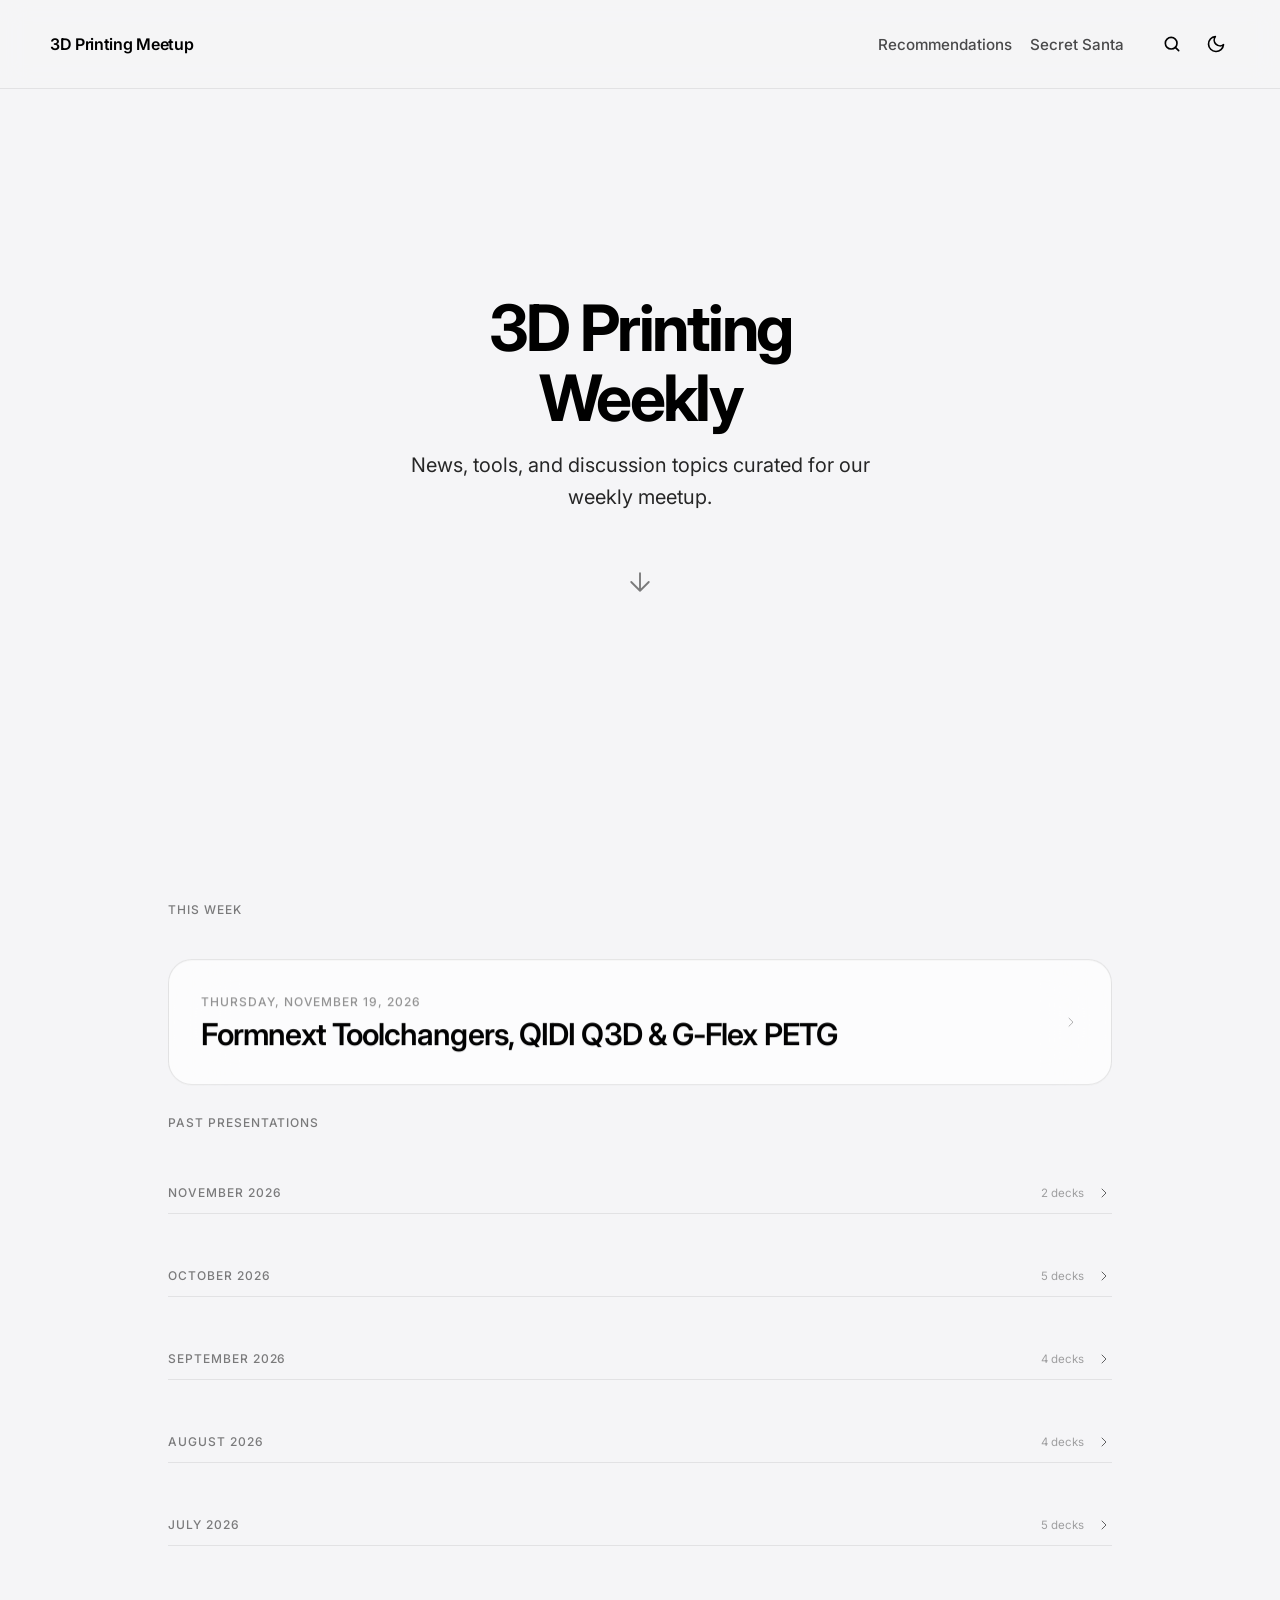
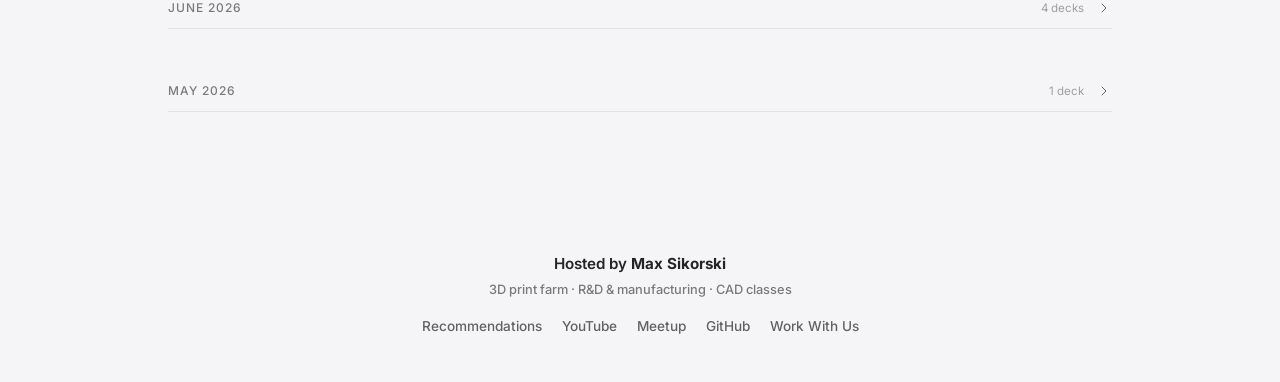
<file: index.html>
<!DOCTYPE html>
<html lang="en">
<head>
    <meta charset="UTF-8">
    <meta name="viewport" content="width=device-width, initial-scale=1.0, viewport-fit=cover">
    <title></title>
    <meta name="description" content="">
    <script src="config.js"></script>
    <script>
        // Pre-paint branding from config.js: title, description, favicons.
        (function (cfg) {
            if (!cfg) return;
            var page = /week\.html$/.test(location.pathname) ? 'week' : 'index';
            document.title = cfg.pageTitles[page];
            var meta = document.querySelector('meta[name="description"]');
            if (meta) meta.content = cfg.metaDescription[page];
            (cfg.favicons || []).forEach(function (icon) {
                var link = document.createElement('link');
                Object.keys(icon).forEach(function (k) { link.setAttribute(k, icon[k]); });
                document.head.appendChild(link);
            });
        })(window.SITE_CONFIG);
    </script>
    <meta name="theme-color" content="#000000">
    <meta name="apple-mobile-web-app-capable" content="yes">
    <meta name="apple-mobile-web-app-status-bar-style" content="black-translucent">
    <link href="https://fonts.googleapis.com/css2?family=Inter:wght@300;400;500;600;700&display=swap" rel="stylesheet">
    <link rel="stylesheet" href="styles.css">
</head>
<body data-theme="dark">

    <!-- Navigation -->
    <nav class="header-nav">
        <a href="index.html" class="logo" id="logo-refresh"></a>
        <div class="nav-right">
            <span id="nav-links"></span>
            <button id="search-toggle" class="theme-toggle search-toggle" aria-label="Search all presentations" title="Search (/)">
                <svg width="20" height="20" viewBox="0 0 24 24" fill="none" stroke="currentColor" stroke-width="2" stroke-linecap="round" stroke-linejoin="round" aria-hidden="true">
                    <circle cx="11" cy="11" r="7"></circle><path d="m20 20-4-4"></path>
                </svg>
            </button>
            <button id="theme-toggle" class="theme-toggle" aria-label="Toggle Theme">
                <svg id="theme-icon" width="20" height="20" viewBox="0 0 24 24" fill="none" stroke="currentColor"
                    stroke-width="2" stroke-linecap="round" stroke-linejoin="round">
                    <path class="sun-path"
                        d="M12 3v1m0 16v1m9-9h-1M4 12H3m15.364 6.364l-.707-.707M6.343 6.343l-.707-.707m12.728 0l-.707.707M6.343 17.657l-.707.707M16 12a4 4 0 11-8 0 4 4 0 018 0z">
                    </path>
                </svg>
            </button>
        </div>
    </nav>

    <!-- Hero Section -->
    <section class="hero-section">
        <div class="hero-content">
            <h1 class="hero-title"></h1>
            <p class="hero-subtitle"></p>
            <a href="#current-section" class="scroll-cue" aria-label="Scroll to presentations">
                <svg width="30" height="30" viewBox="0 0 24 24" fill="none" stroke="currentColor" stroke-width="1.5" stroke-linecap="round" stroke-linejoin="round">
                    <path d="M12 5v14M19 12l-7 7-7-7"/>
                </svg>
            </a>
        </div>
    </section>

    <!-- Current Presentation -->
    <div class="content-section current-section" id="current-section">
        <p class="section-label">This Week</p>
        <div id="current-list" class="archive-list current-list"></div>
    </div>

    <!-- Archive List -->
    <div class="content-section" id="presentations">
        <p class="section-label">Past Presentations</p>
        <div id="archive-list" class="archive-list">
            <!-- Populated by JavaScript -->
        </div>
        <div id="empty-state" class="empty-state" style="display: none;">
            <p class="empty-state-text">No presentations yet. Check back soon.</p>
        </div>
    </div>

    <!-- Footer -->
    <footer class="footer" id="site-footer"></footer>

    <script src="gsap.min.js"></script>
    <script src="script.js"></script>
    <script src="data.js"></script>
    <script>
        (function () {
            'use strict';

            const archiveList = document.getElementById('archive-list');
            const currentList = document.getElementById('current-list');
            const pastSection = document.getElementById('presentations');
            const emptyState = document.getElementById('empty-state');

            function buildCard(week, index, featured) {
                const card = document.createElement('a');
                card.href = `week.html?week=${week.id}`;
                card.className = featured ? 'archive-card current-card' : 'archive-card';
                card.dataset.delay = index * 0.1;

                const dateObj = new Date(week.date + 'T12:00:00');
                const formattedDate = dateObj.toLocaleDateString('en-US', {
                    weekday: 'long',
                    year: 'numeric',
                    month: 'long',
                    day: 'numeric'
                });

                card.innerHTML = `
                    <div class="archive-card-info">
                        <p class="archive-card-date">${formattedDate}</p>
                        <h3 class="archive-card-title">${week.title}</h3>
                    </div>
                    <svg class="archive-card-arrow" width="16" height="16" viewBox="0 0 24 24" fill="none" stroke="currentColor" stroke-width="1.5" stroke-linecap="round" stroke-linejoin="round">
                        <path d="M9 18l6-6-6-6"/>
                    </svg>
                `;

                // Breathing glow on the featured card — a soft halo swells in and melts
                // away (1s in, 1s out), then 2s fully dark, forever.
                const haloColors = (window.SITE_CONFIG && window.SITE_CONFIG.halo) || [];
                if (featured && haloColors.length > 0) {
                    const halo = document.createElement('div');
                    halo.className = 'glow-halo';
                    halo.setAttribute('aria-hidden', 'true');
                    card.appendChild(halo);

                    const reduceMotion = window.matchMedia('(prefers-reduced-motion: reduce)').matches;
                    if (!reduceMotion && typeof gsap !== 'undefined') {
                        const tl = gsap.timeline({ repeat: -1 });
                        const addPulse = (color) => {
                            tl.set(halo, { boxShadow: `0 0 14px 2px ${color}, 0 0 42px 12px ${color}` });
                            tl.to(halo, { opacity: 1, duration: 1, ease: 'sine.inOut' });
                            tl.to(halo, { opacity: 0, duration: 1, ease: 'sine.inOut' });
                            tl.to({}, { duration: 2 });
                        };
                        haloColors.forEach(color => addPulse(color));
                    }
                }
                return card;
            }

            function renderArchive(data) {
                if (!data.weeks || data.weeks.length === 0) {
                    emptyState.style.display = 'block';
                    return;
                }

                // Sort weeks newest first
                const sorted = data.weeks.slice().sort((a, b) => b.date.localeCompare(a.date));

                // Newest week is featured up top as "This Week"
                currentList.appendChild(buildCard(sorted[0], 0, true));

                // Everything else goes under "Past Presentations"
                const past = sorted.slice(1);
                if (past.length === 0) {
                    pastSection.style.display = 'none';
                } else {
                    const monthGroups = new Map();
                    past.forEach(week => {
                        const dateObj = new Date(week.date + 'T12:00:00');
                        const monthKey = `${dateObj.getFullYear()}-${String(dateObj.getMonth() + 1).padStart(2, '0')}`;
                        if (!monthGroups.has(monthKey)) {
                            monthGroups.set(monthKey, { date: dateObj, weeks: [] });
                        }
                        monthGroups.get(monthKey).weeks.push(week);
                    });

                    const months = Array.from(monthGroups.entries()).sort(([a], [b]) => b.localeCompare(a));
                    const openMonths = (window.SITE_CONFIG && window.SITE_CONFIG.archive && window.SITE_CONFIG.archive.openMonths) ?? 2;
                    const archiveYears = new Map();

                    months.forEach(([monthKey]) => {
                        const year = monthKey.slice(0, 4);
                        if (!archiveYears.has(year)) archiveYears.set(year, monthKey);
                    });

                    if (archiveYears.size > 1) {
                        const yearRail = document.createElement('nav');
                        yearRail.className = 'archive-years';
                        yearRail.setAttribute('aria-label', 'Jump to year');
                        archiveYears.forEach((monthKey, year) => {
                            const yearLink = document.createElement('a');
                            yearLink.href = `#month-${monthKey}`;
                            yearLink.textContent = year;
                            yearRail.appendChild(yearLink);
                        });
                        archiveList.prepend(yearRail);
                    }

                    months.forEach(([monthKey, month], monthIndex) => {
                        const isOpen = monthIndex < openMonths;
                        const monthSection = document.createElement('section');
                        monthSection.className = 'archive-month';
                        monthSection.dataset.month = monthKey;

                        const monthToggle = document.createElement('button');
                        monthToggle.type = 'button';
                        monthToggle.className = 'archive-month-toggle';
                        monthToggle.setAttribute('aria-expanded', String(isOpen));
                        monthToggle.setAttribute('aria-controls', `month-${monthKey}`);

                        const monthName = document.createElement('span');
                        monthName.className = 'archive-month-name';
                        monthName.textContent = month.date.toLocaleDateString('en-US', {
                            month: 'long',
                            year: 'numeric'
                        });

                        const monthCount = document.createElement('span');
                        monthCount.className = 'archive-month-count';
                        monthCount.textContent = `${month.weeks.length} ${month.weeks.length === 1 ? 'deck' : 'decks'}`;

                        const chevron = document.createElementNS('http://www.w3.org/2000/svg', 'svg');
                        chevron.setAttribute('class', 'archive-month-chevron');
                        chevron.setAttribute('width', '16');
                        chevron.setAttribute('height', '16');
                        chevron.setAttribute('viewBox', '0 0 24 24');
                        chevron.setAttribute('fill', 'none');
                        chevron.setAttribute('stroke', 'currentColor');
                        chevron.setAttribute('stroke-width', '1.5');
                        chevron.setAttribute('stroke-linecap', 'round');
                        chevron.setAttribute('stroke-linejoin', 'round');
                        chevron.setAttribute('aria-hidden', 'true');
                        const chevronPath = document.createElementNS('http://www.w3.org/2000/svg', 'path');
                        chevronPath.setAttribute('d', 'M6 9l6 6 6-6');
                        chevron.appendChild(chevronPath);

                        const monthCards = document.createElement('div');
                        monthCards.className = 'archive-month-cards';
                        monthCards.id = `month-${monthKey}`;
                        monthCards.hidden = !isOpen;
                        month.weeks.forEach((week, i) => monthCards.appendChild(buildCard(week, i, false)));

                        monthToggle.appendChild(monthName);
                        monthToggle.appendChild(monthCount);
                        monthToggle.appendChild(chevron);
                        monthSection.appendChild(monthToggle);
                        monthSection.appendChild(monthCards);
                        archiveList.appendChild(monthSection);

                        monthToggle.addEventListener('click', () => {
                            const expanded = monthToggle.getAttribute('aria-expanded') === 'true';
                            monthToggle.setAttribute('aria-expanded', String(!expanded));
                            monthCards.hidden = expanded;

                            if (!expanded && typeof gsap !== 'undefined') {
                                monthCards.querySelectorAll('.archive-card').forEach(card => {
                                    gsap.to(card, {
                                        opacity: 1,
                                        y: 0,
                                        duration: 0.8,
                                        ease: 'power4.out',
                                        delay: parseFloat(card.dataset.delay) || 0
                                    });
                                });
                            }
                        });
                    });
                }

                // Trigger scroll reveals for dynamically added cards
                if (typeof gsap !== 'undefined') {
                    const cards = document.querySelectorAll('.archive-card');
                    gsap.set(cards, { opacity: 0, y: 20 });

                    const observer = new IntersectionObserver((entries) => {
                        entries.forEach(entry => {
                            if (entry.isIntersecting) {
                                gsap.to(entry.target, {
                                    opacity: 1,
                                    y: 0,
                                    duration: 0.8,
                                    ease: 'power4.out',
                                    delay: parseFloat(entry.target.dataset.delay) || 0
                                });
                                observer.unobserve(entry.target);
                            }
                        });
                    }, { threshold: 0.1 });

                    cards.forEach(card => observer.observe(card));
                }
            }

            // Try fetch first (works on GitHub Pages / HTTP), fall back to inline data (file://)
            fetch('weeks/index.json')
                .then(res => {
                    if (!res.ok) throw new Error('HTTP error');
                    return res.json();
                })
                .then(data => {
                    renderArchive(data);
                    const initialQuery = new URLSearchParams(window.location.search).get('q') || '';
                    if (initialQuery) window.DeckSearch.openPalette({ initialQuery });
                })
                .catch(() => {
                    console.log('Using inline data (file:// mode)');
                    renderArchive(window.INLINE_DATA || { weeks: [] });
                    const initialQuery = new URLSearchParams(window.location.search).get('q') || '';
                    if (initialQuery) window.DeckSearch.openPalette({ initialQuery });
                });
        })();
    </script>
</body>
</html>
</file>
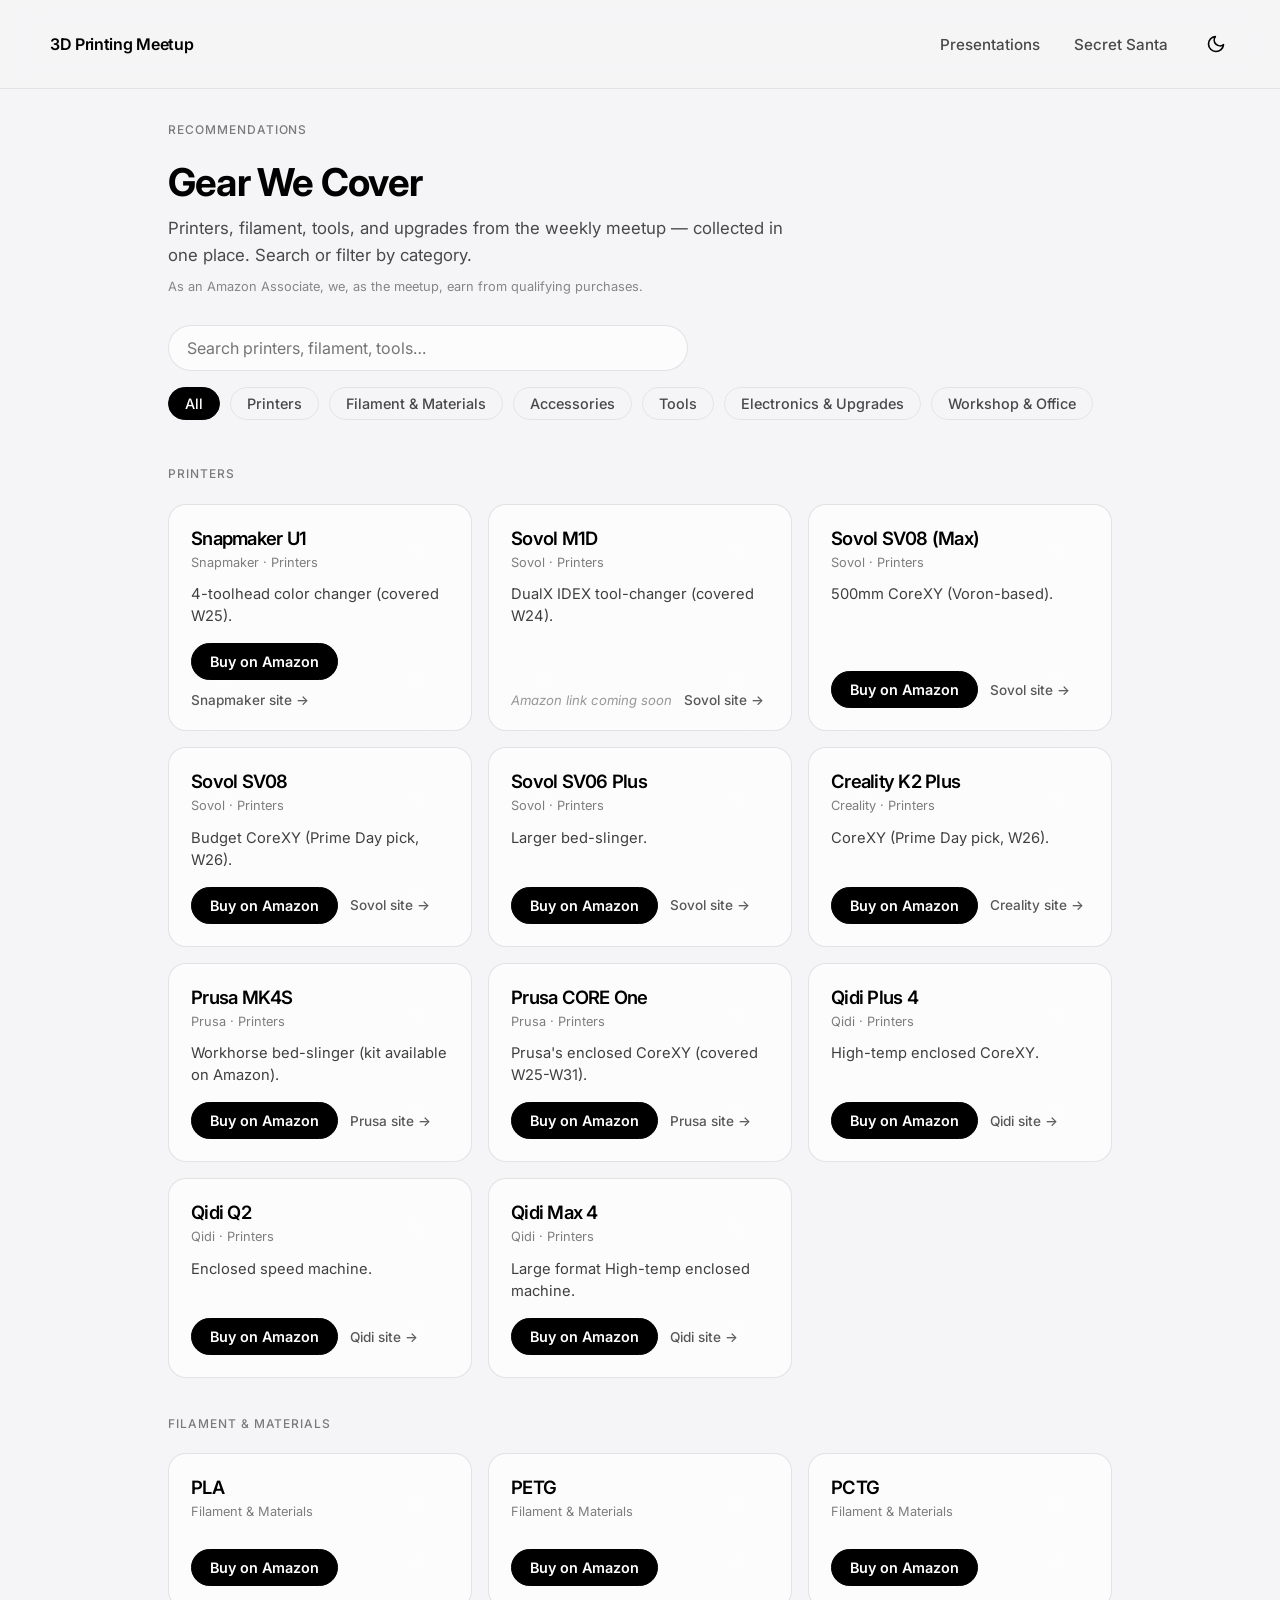
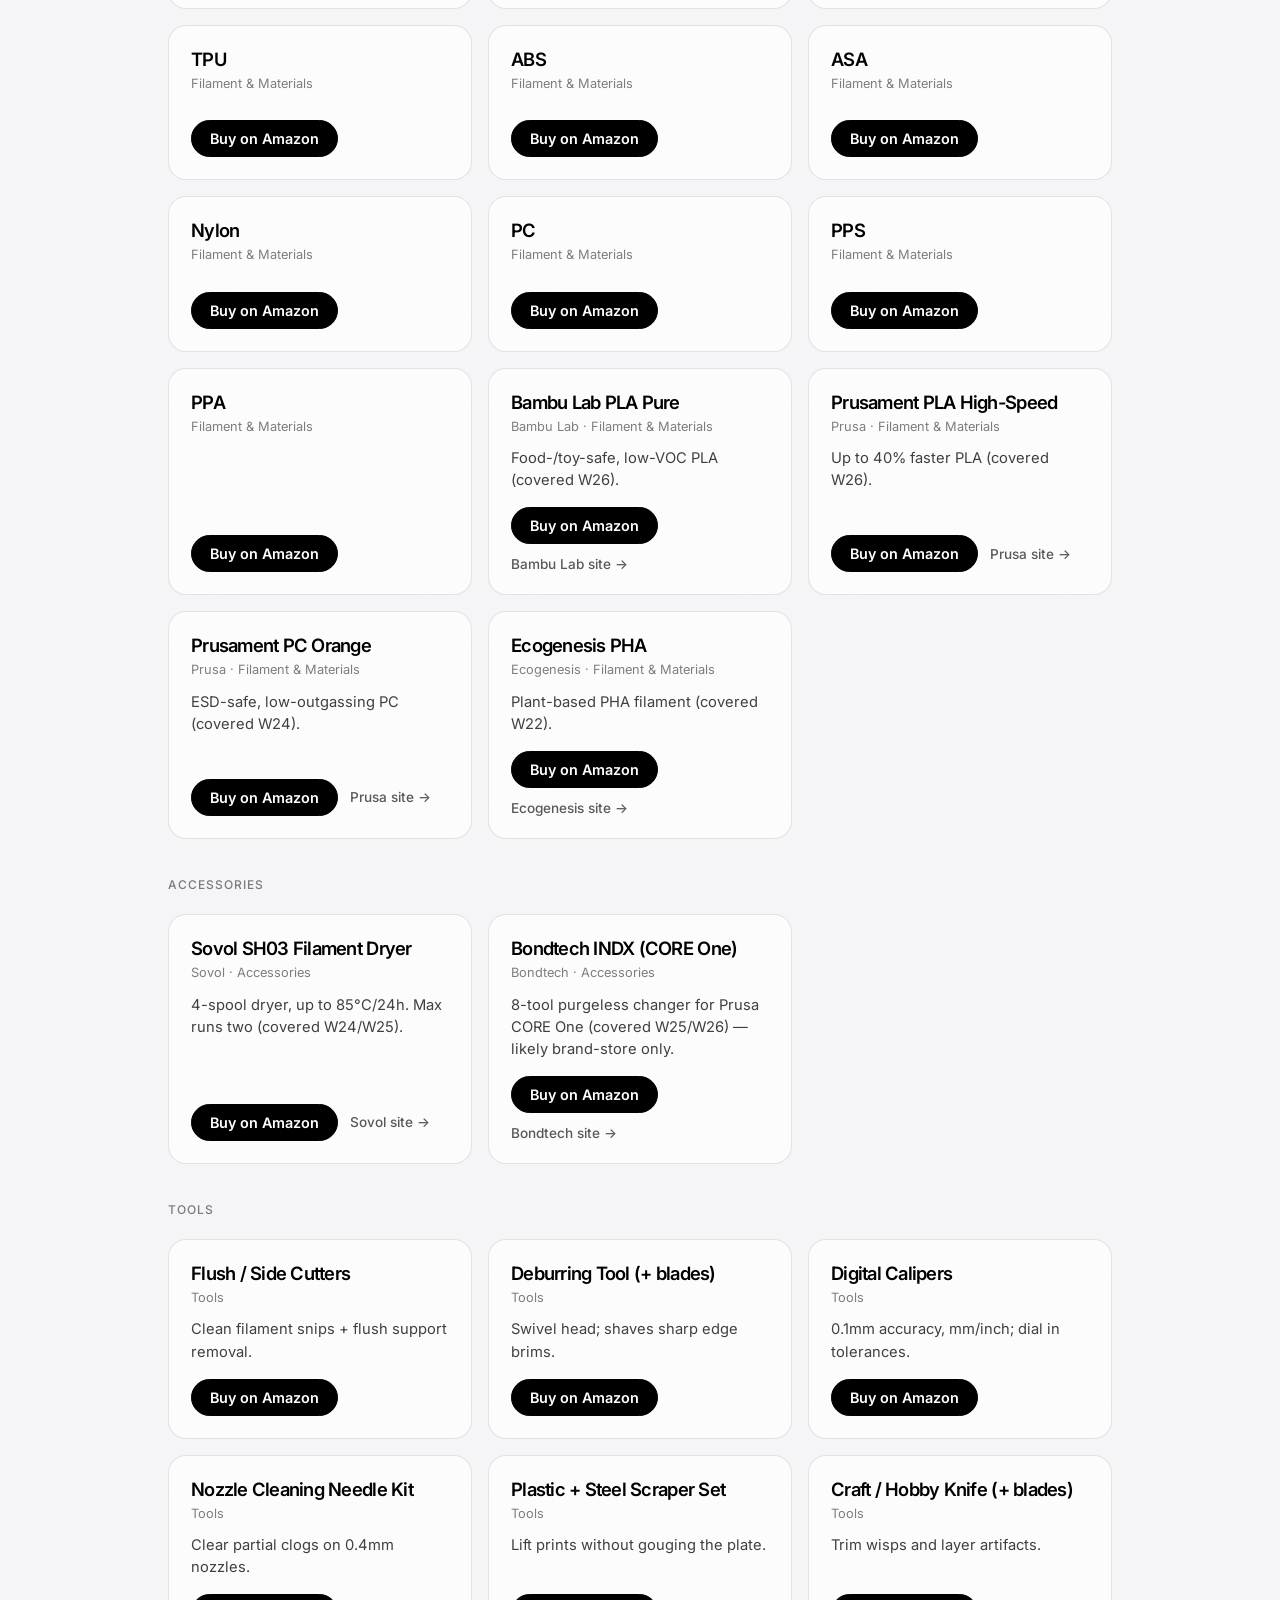
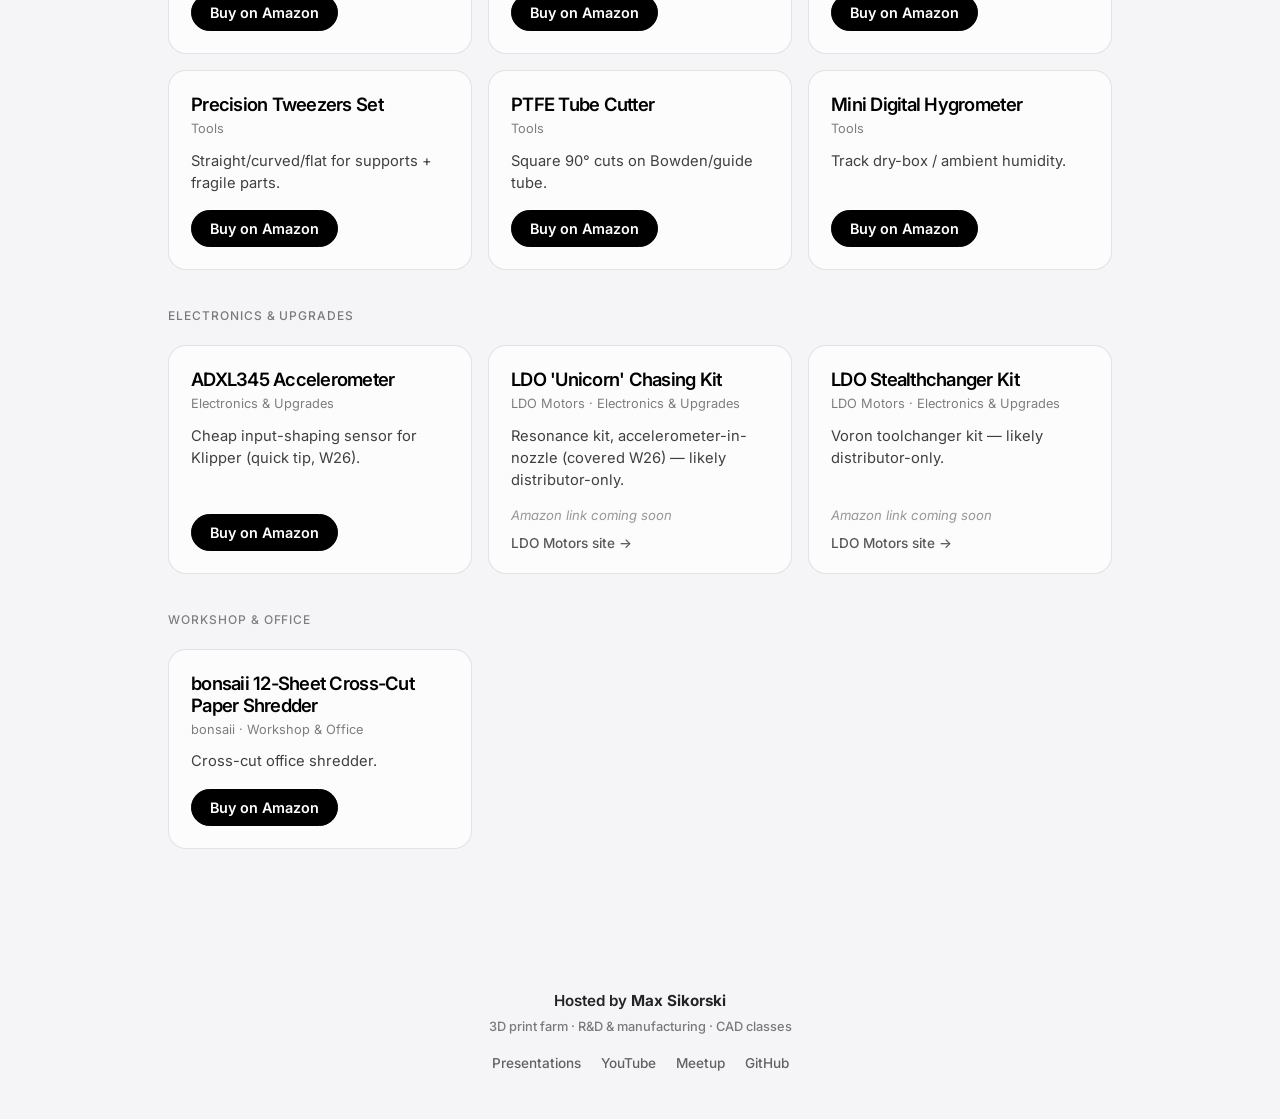
<file: recommendations.html>
<!DOCTYPE html>
<html lang="en">
<head>
    <meta charset="UTF-8">
    <meta name="viewport" content="width=device-width, initial-scale=1.0, viewport-fit=cover">
    <title>Recommendations — 3D Printing Weekly</title>
    <meta name="description" content="Printers, filament, tools, and upgrades we cover at the weekly 3D printing meetup — in one searchable list.">
    <meta name="theme-color" content="#000000">
    <meta name="apple-mobile-web-app-capable" content="yes">
    <meta name="apple-mobile-web-app-status-bar-style" content="black-translucent">
    <link rel="icon" type="image/png" sizes="32x32" href="favicon-32.png">
    <link rel="icon" type="image/png" sizes="192x192" href="favicon-192.png">
    <link rel="apple-touch-icon" sizes="180x180" href="apple-touch-icon.png">
    <link href="https://fonts.googleapis.com/css2?family=Inter:wght@300;400;500;600;700&display=swap" rel="stylesheet">
    <link rel="stylesheet" href="styles.css">
    <style>
        /* Clear the fixed header nav (the title sat underneath it). Per-site fix, engine untouched. */
        .rec-intro { padding-top: 120px; }
    </style>
</head>
<body data-theme="dark">

    <!-- Navigation -->
    <nav class="header-nav">
        <a href="index.html" class="logo">3D Printing Meetup</a>
        <div class="nav-right">
            <a href="index.html" class="nav-link">Presentations</a>
            <a href="secret-santa.html" class="nav-link">Secret Santa</a>
            <button id="theme-toggle" class="theme-toggle" aria-label="Toggle Theme">
                <svg id="theme-icon" width="20" height="20" viewBox="0 0 24 24" fill="none" stroke="currentColor"
                    stroke-width="2" stroke-linecap="round" stroke-linejoin="round">
                    <path class="sun-path"
                        d="M12 3v1m0 16v1m9-9h-1M4 12H3m15.364 6.364l-.707-.707M6.343 6.343l-.707-.707m12.728 0l-.707.707M6.343 17.657l-.707.707M16 12a4 4 0 11-8 0 4 4 0 018 0z">
                    </path>
                </svg>
            </button>
        </div>
    </nav>

    <!-- Intro + controls -->
    <div class="content-section rec-intro">
        <p class="section-label">Recommendations</p>
        <h1 class="rec-title">Gear We Cover</h1>
        <p class="rec-subtitle">Printers, filament, tools, and upgrades from the weekly meetup — collected in one place. Search or filter by category.</p>
        <p class="rec-disclosure" id="rec-disclosure"></p>
        <div class="rec-controls">
            <input id="rec-search" class="rec-search" type="search" placeholder="Search printers, filament, tools…" aria-label="Search recommendations">
            <div class="rec-chips" id="rec-chips"></div>
        </div>
    </div>

    <!-- Results -->
    <div class="content-section rec-results" id="rec-results"></div>

    <!-- Footer / About the host -->
    <footer class="footer">
        <p class="footer-host">Hosted by <strong>Max Sikorski</strong></p>
        <p class="footer-tagline">3D print farm · R&amp;D &amp; manufacturing · CAD classes</p>
        <nav class="footer-links">
            <a href="index.html">Presentations</a>
            <a href="https://www.youtube.com/@maxwellsikorski4926" target="_blank" rel="noopener noreferrer">YouTube</a>
            <a href="https://www.meetup.com/3d-printing-club/" target="_blank" rel="noopener noreferrer">Meetup</a>
            <a href="https://github.com/MaxSikorski" target="_blank" rel="noopener noreferrer">GitHub</a>
        </nav>
    </footer>

    <script src="gsap.min.js"></script>
    <script src="script.js"></script>
    <script src="recommendations.js"></script>
    <script>
        (function () {
            'use strict';
            const CATS = ["Printers", "Filament & Materials", "Accessories", "Tools", "Electronics & Upgrades", "Workshop & Office"];
            const products = Array.isArray(window.PRODUCTS) ? window.PRODUCTS : [];
            const results = document.getElementById('rec-results');
            const search = document.getElementById('rec-search');
            const chipsEl = document.getElementById('rec-chips');
            document.getElementById('rec-disclosure').textContent = window.AFFILIATE_DISCLOSURE || '';

            let activeCat = 'All';
            let query = '';

            // Build filter chips
            ['All', ...CATS].forEach(c => {
                const b = document.createElement('button');
                b.className = 'rec-chip' + (c === 'All' ? ' active' : '');
                b.textContent = c;
                b.dataset.cat = c;
                b.addEventListener('click', () => { activeCat = c; syncChips(); render(); });
                chipsEl.appendChild(b);
            });
            function syncChips() {
                chipsEl.querySelectorAll('.rec-chip').forEach(b => b.classList.toggle('active', b.dataset.cat === activeCat));
            }

            // Deep-link: recommendations.html#Printers preselects that category
            (function () {
                const h = decodeURIComponent((location.hash || '').replace('#', '')).trim().toLowerCase();
                const match = CATS.find(c => c.toLowerCase() === h);
                if (match) { activeCat = match; syncChips(); }
            })();

            function esc(s) {
                return String(s == null ? '' : s).replace(/[&<>"]/g, ch => ({ '&': '&amp;', '<': '&lt;', '>': '&gt;', '"': '&quot;' }[ch]));
            }

            function cardHTML(p) {
                const buy = p.amazonUrl
                    ? `<a class="rec-buy" href="${esc(p.amazonUrl)}" target="_blank" rel="noopener noreferrer sponsored">Buy on Amazon</a>`
                    : `<span class="rec-soon">Amazon link coming soon</span>`;
                const code = p.code ? `<span class="rec-code">Code: ${esc(p.code)}</span>` : '';
                const brand = p.brandUrl ? `<a class="rec-brand" href="${esc(p.brandUrl)}" target="_blank" rel="noopener noreferrer">${esc(p.brand || 'Brand')} site →</a>` : '';
                return `<div class="rec-card">
                    <div class="rec-card-info">
                        <h3 class="rec-card-name">${esc(p.name)}</h3>
                        <p class="rec-card-meta">${esc([p.brand, p.category].filter(Boolean).join(' · '))}</p>
                        ${p.note ? `<p class="rec-card-note">${esc(p.note)}</p>` : ''}
                    </div>
                    <div class="rec-card-actions">${buy}${code}${brand}</div>
                </div>`;
            }

            function render() {
                const q = query.trim().toLowerCase();
                results.innerHTML = '';
                let any = false;
                CATS.forEach(cat => {
                    if (activeCat !== 'All' && activeCat !== cat) return;
                    const items = products.filter(p =>
                        p.category === cat &&
                        (!q || `${p.name} ${p.brand} ${p.note} ${p.category}`.toLowerCase().includes(q))
                    );
                    if (!items.length) return;
                    any = true;
                    const group = document.createElement('div');
                    group.className = 'rec-group';
                    group.innerHTML = `<p class="section-label">${esc(cat)}</p><div class="rec-grid">${items.map(cardHTML).join('')}</div>`;
                    results.appendChild(group);
                });
                if (!any) {
                    results.innerHTML = `<p class="rec-empty">No matches${q ? ` for "${esc(query)}"` : ''}. Try a different search or category.</p>`;
                }
            }

            search.addEventListener('input', e => { query = e.target.value; render(); });
            render();
        })();
    </script>
</body>
</html>
</file>
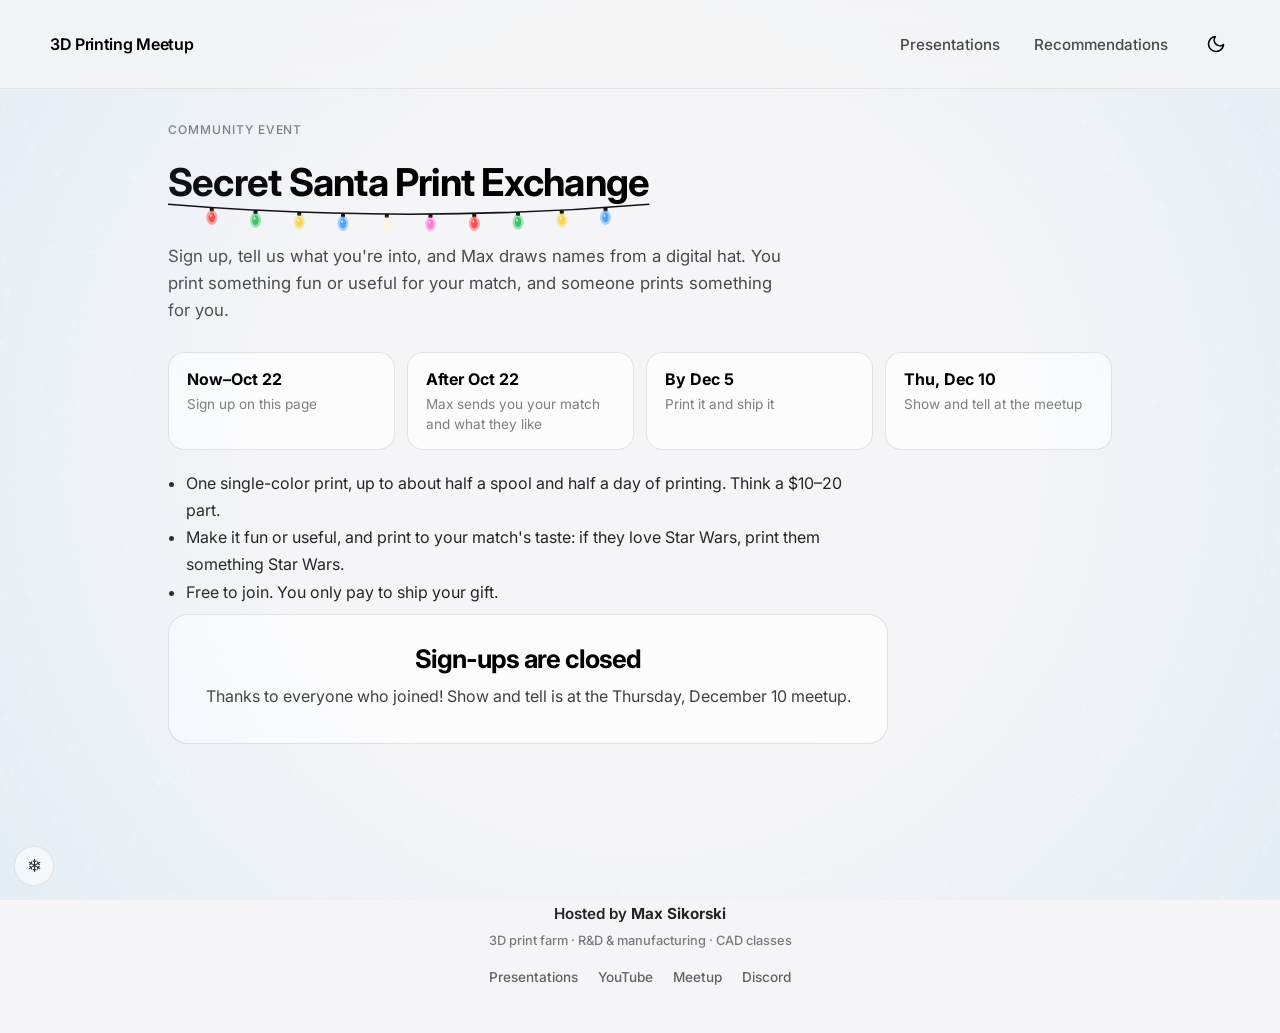
<file: secret-santa.html>
<!DOCTYPE html>
<html lang="en">
<head>
    <meta charset="UTF-8">
    <meta name="viewport" content="width=device-width, initial-scale=1.0, viewport-fit=cover">
    <title>Secret Santa Print Exchange — 3D Printing Weekly</title>
    <meta name="description" content="Sign up for the 3D Printing Weekly Secret Santa: print something for a fellow member, get something printed for you.">
    <meta name="theme-color" content="#000000">
    <meta name="apple-mobile-web-app-capable" content="yes">
    <meta name="apple-mobile-web-app-status-bar-style" content="black-translucent">
    <link rel="icon" type="image/png" sizes="32x32" href="favicon-32.png">
    <link rel="icon" type="image/png" sizes="192x192" href="favicon-192.png">
    <link rel="apple-touch-icon" sizes="180x180" href="apple-touch-icon.png">
    <link href="https://fonts.googleapis.com/css2?family=Inter:wght@300;400;500;600;700&display=swap" rel="stylesheet">
    <link rel="stylesheet" href="styles.css">
    <style>
        /* Page-only styles. Built from the site's tokens and rec-* classes so the engine stays untouched. */
        .rec-intro { padding-top: 120px; }   /* clear the fixed header nav */
        .ss-steps { display: grid; grid-template-columns: repeat(auto-fit, minmax(170px, 1fr)); gap: 12px; margin: 28px 0 8px; }
        .ss-step { padding: 16px 18px; background: var(--card-bg); border: 1px solid var(--card-border); border-radius: 16px; }
        .ss-step strong { display: block; font-size: 1rem; margin-bottom: 4px; }
        .ss-step span { font-size: 0.85rem; color: var(--text-muted); }
        .ss-rules { margin: 20px 0 0; padding-left: 18px; max-width: 680px; line-height: 1.7; opacity: 0.85; }
        .ss-form { max-width: 720px; }
        .ss-card { padding: 26px; margin-bottom: 18px; background: var(--card-bg); border: 1px solid var(--card-border); border-radius: 20px; backdrop-filter: blur(30px); -webkit-backdrop-filter: blur(30px); }
        .ss-card .section-label { margin-bottom: 14px; }
        .ss-field { margin-bottom: 22px; }
        .ss-field:last-child { margin-bottom: 0; }
        .ss-label { display: block; font-weight: 600; margin-bottom: 4px; }
        .ss-hint { display: block; font-size: 0.85rem; color: var(--text-muted); margin-bottom: 10px; }
        .ss-row { display: grid; grid-template-columns: 1fr 1fr; gap: 14px; }
        .ss-form .rec-search { max-width: none; border-radius: 14px; }
        .ss-form textarea.rec-search { min-height: 84px; resize: vertical; line-height: 1.5; }
        .ss-chip input { position: absolute; opacity: 0; width: 1px; height: 1px; pointer-events: none; }
        .ss-chip { position: relative; display: inline-flex; align-items: center; gap: 8px; user-select: none; }
        .ss-chip:has(input:focus-visible) { outline: 2px solid var(--text-color); outline-offset: 2px; }
        .ss-chip.active { color: var(--btn-text); background: var(--btn-bg); border-color: var(--btn-bg); opacity: 1; }
        .ss-swatch { width: 12px; height: 12px; border-radius: 50%; border: 1px solid var(--card-border); flex: none; }
        .ss-check { display: flex; gap: 12px; align-items: flex-start; margin-bottom: 14px; line-height: 1.5; cursor: pointer; }
        .ss-check input { margin-top: 4px; width: 18px; height: 18px; accent-color: var(--text-color); flex: none; }
        .ss-actions { display: flex; align-items: center; gap: 16px; flex-wrap: wrap; margin-top: 8px; }
        .ss-actions .primary-btn[disabled] { opacity: 0.5; cursor: wait; }
        .ss-error { color: var(--text-color); font-weight: 600; }
        .ss-privacy { font-size: 0.8rem; color: var(--text-muted); margin-top: 14px; }
        .ss-notice { padding: 28px; text-align: center; }
        .ss-notice h2 { font-size: 1.6rem; margin-bottom: 10px; }
        .ss-notice p { opacity: 0.75; margin-bottom: 6px; }
        .ss-gotcha { position: absolute; left: -9999px; }
        .ss-invalid { border-color: var(--text-color) !important; }
        /* Success overlay: ~10 s, then back to a blank form */
        .ss-done { position: fixed; inset: 0; z-index: 200; display: flex; align-items: center; justify-content: center; padding: 20px; background: var(--glass-bg); backdrop-filter: blur(14px); -webkit-backdrop-filter: blur(14px); opacity: 0; transition: opacity 0.4s ease; }
        .ss-done.show { opacity: 1; }
        .ss-done-card { width: 100%; max-width: 420px; padding: 34px 28px 26px; text-align: center; background: var(--bg-color); border: 1px solid var(--card-border); border-radius: 24px; box-shadow: 0 20px 60px rgba(0, 0, 0, 0.35); transform: translateY(16px) scale(0.96); transition: transform 0.5s cubic-bezier(0.2, 0.9, 0.3, 1.2); }
        .ss-done.show .ss-done-card { transform: none; }
        .ss-done-check { width: 76px; height: 76px; margin: 0 auto 18px; }
        .ss-done-check circle, .ss-done-check path { fill: none; stroke: var(--text-color); stroke-width: 3; stroke-linecap: round; stroke-linejoin: round; }
        .ss-done-check circle { stroke-dasharray: 202; stroke-dashoffset: 202; }
        .ss-done-check path { stroke-dasharray: 48; stroke-dashoffset: 48; }
        .ss-done.show .ss-done-check circle { animation: ss-draw 0.7s ease-out 0.2s forwards; }
        .ss-done.show .ss-done-check path { animation: ss-draw 0.4s ease-out 0.85s forwards; }
        @keyframes ss-draw { to { stroke-dashoffset: 0; } }
        .ss-done h2 { font-size: 1.7rem; margin-bottom: 8px; }
        .ss-done p { opacity: 0.75; line-height: 1.55; margin-bottom: 6px; }
        .ss-done-bar { height: 3px; margin: 22px 0 14px; background: var(--divider); border-radius: 3px; overflow: hidden; }
        .ss-done-bar span { display: block; height: 100%; background: var(--text-color); transform-origin: left; }
        .ss-done.show .ss-done-bar span { animation: ss-countdown 10s linear forwards; }
        @keyframes ss-countdown { from { transform: scaleX(1); } to { transform: scaleX(0); } }
        .ss-done-close { background: none; border: none; color: var(--text-muted); font: inherit; font-size: 0.85rem; cursor: pointer; text-decoration: underline; }
        @media (prefers-reduced-motion: reduce) {
            .ss-done, .ss-done-card { transition: none; }
            .ss-done-check circle, .ss-done-check path { stroke-dashoffset: 0; animation: none !important; }
        }
        @media (max-width: 600px) { .ss-row { grid-template-columns: 1fr; } .ss-card { padding: 20px; } }
    </style>
</head>
<body data-theme="dark">

    <!-- Navigation -->
    <nav class="header-nav">
        <a href="index.html" class="logo">3D Printing Meetup</a>
        <div class="nav-right">
            <a href="index.html" class="nav-link">Presentations</a>
            <a href="recommendations.html" class="nav-link">Recommendations</a>
            <button id="theme-toggle" class="theme-toggle" aria-label="Toggle Theme">
                <svg id="theme-icon" width="20" height="20" viewBox="0 0 24 24" fill="none" stroke="currentColor"
                    stroke-width="2" stroke-linecap="round" stroke-linejoin="round">
                    <path class="sun-path"
                        d="M12 3v1m0 16v1m9-9h-1M4 12H3m15.364 6.364l-.707-.707M6.343 6.343l-.707-.707m12.728 0l-.707.707M6.343 17.657l-.707.707M16 12a4 4 0 11-8 0 4 4 0 018 0z">
                    </path>
                </svg>
            </button>
        </div>
    </nav>

    <!-- Intro -->
    <div class="content-section rec-intro">
        <p class="section-label">Community event</p>
        <h1 class="rec-title">Secret Santa Print Exchange</h1>
        <p class="rec-subtitle">Sign up, tell us what you're into, and Max draws names from a digital hat. You print something fun or useful for your match, and someone prints something for you.</p>

        <div class="ss-steps">
            <div class="ss-step"><strong>Now–Oct 22</strong><span>Sign up on this page</span></div>
            <div class="ss-step"><strong>After Oct 22</strong><span>Max sends you your match and what they like</span></div>
            <div class="ss-step"><strong>By Dec 5</strong><span>Print it and ship it</span></div>
            <div class="ss-step"><strong>Thu, Dec 10</strong><span>Show and tell at the meetup</span></div>
        </div>

        <ul class="ss-rules">
            <li>One single-color print, up to about half a spool and half a day of printing. Think a $10–20 part.</li>
            <li>Make it fun or useful, and print to your match's taste: if they love Star Wars, print them something Star Wars.</li>
            <li>Free to join. You only pay to ship your gift.</li>
        </ul>
    </div>

    <!-- Form -->
    <div class="content-section">
        <div id="ss-status" class="ss-form" hidden></div>

        <form id="ss-form" class="ss-form" novalidate hidden>
            <input type="text" name="_gotcha" class="ss-gotcha" tabindex="-1" autocomplete="off" aria-hidden="true">

            <div class="ss-card">
                <p class="section-label">About you</p>
                <div class="ss-field">
                    <label class="ss-label" for="ss-name">Your name</label>
                    <span class="ss-hint">What your Secret Santa should call you.</span>
                    <input class="rec-search" id="ss-name" name="name" type="text" autocomplete="name" required>
                </div>
                <div class="ss-field">
                    <span class="ss-label">How should Max reach you?</span>
                    <span class="ss-hint">Fill in at least one. This is how you'll get your match.</span>
                    <div class="ss-row">
                        <input class="rec-search" id="ss-email" name="email" type="email" autocomplete="email" placeholder="Email" aria-label="Email">
                        <input class="rec-search" id="ss-discord" name="discord" type="text" placeholder="Discord username" aria-label="Discord username">
                    </div>
                </div>
                <div class="ss-field">
                    <label class="ss-label" for="ss-region">Where are you, roughly?</label>
                    <span class="ss-hint">Country and state or region only, no address. It helps Max pair people nearby to keep shipping cheap.</span>
                    <input class="rec-search" id="ss-region" name="region" type="text" placeholder="e.g. USA, Michigan">
                </div>
            </div>

            <div class="ss-card">
                <p class="section-label">What you'd love to get</p>
                <div class="ss-field">
                    <span class="ss-label">What kind of gift?</span>
                    <span class="ss-hint">Pick as many as you like.</span>
                    <div class="rec-chips" data-group="gift_type">
                        <label class="rec-chip ss-chip"><input type="checkbox" value="Something useful">Something useful</label>
                        <label class="rec-chip ss-chip"><input type="checkbox" value="Something fun">Something fun</label>
                        <label class="rec-chip ss-chip"><input type="checkbox" value="Desk or shelf display">Desk or shelf display</label>
                        <label class="rec-chip ss-chip"><input type="checkbox" value="Fidget or print-in-place">Fidget or print-in-place</label>
                        <label class="rec-chip ss-chip"><input type="checkbox" value="Wall or holiday decor">Wall or holiday decor</label>
                        <label class="rec-chip ss-chip"><input type="checkbox" value="Workshop or printer upgrade">Workshop or printer upgrade</label>
                        <label class="rec-chip ss-chip"><input type="checkbox" value="Surprise me">Surprise me</label>
                    </div>
                </div>
                <div class="ss-field">
                    <span class="ss-label">What are you into?</span>
                    <span class="ss-hint">Fandoms, hobbies, anything your Santa could print around.</span>
                    <div class="rec-chips" data-group="interests">
                        <label class="rec-chip ss-chip"><input type="checkbox" value="Star Wars">Star Wars</label>
                        <label class="rec-chip ss-chip"><input type="checkbox" value="Star Trek">Star Trek</label>
                        <label class="rec-chip ss-chip"><input type="checkbox" value="Marvel / DC">Marvel / DC</label>
                        <label class="rec-chip ss-chip"><input type="checkbox" value="Anime">Anime</label>
                        <label class="rec-chip ss-chip"><input type="checkbox" value="Video games">Video games</label>
                        <label class="rec-chip ss-chip"><input type="checkbox" value="Tabletop / D&amp;D">Tabletop / D&amp;D</label>
                        <label class="rec-chip ss-chip"><input type="checkbox" value="Pokémon">Pokémon</label>
                        <label class="rec-chip ss-chip"><input type="checkbox" value="Fantasy">Fantasy</label>
                        <label class="rec-chip ss-chip"><input type="checkbox" value="Sci-fi">Sci-fi</label>
                        <label class="rec-chip ss-chip"><input type="checkbox" value="Space">Space</label>
                        <label class="rec-chip ss-chip"><input type="checkbox" value="Cars &amp; motorsport">Cars &amp; motorsport</label>
                        <label class="rec-chip ss-chip"><input type="checkbox" value="Animals &amp; nature">Animals &amp; nature</label>
                        <label class="rec-chip ss-chip"><input type="checkbox" value="Music">Music</label>
                        <label class="rec-chip ss-chip"><input type="checkbox" value="Sports">Sports</label>
                        <label class="rec-chip ss-chip"><input type="checkbox" value="Spooky">Spooky</label>
                        <label class="rec-chip ss-chip"><input type="checkbox" value="Holidays">Holidays</label>
                    </div>
                </div>
                <div class="ss-field">
                    <label class="ss-label" for="ss-more">Anything else you're into?</label>
                    <span class="ss-hint">Specific characters, shows, games, hobbies. The more detail, the better.</span>
                    <textarea class="rec-search" id="ss-more" name="interests_more" placeholder="e.g. The Mandalorian, Zelda, woodworking, my cat"></textarea>
                </div>
                <div class="ss-field">
                    <span class="ss-label">Styles you like</span>
                    <div class="rec-chips" data-group="styles">
                        <label class="rec-chip ss-chip"><input type="checkbox" value="Cute">Cute</label>
                        <label class="rec-chip ss-chip"><input type="checkbox" value="Minimal / modern">Minimal / modern</label>
                        <label class="rec-chip ss-chip"><input type="checkbox" value="Detailed / realistic">Detailed / realistic</label>
                        <label class="rec-chip ss-chip"><input type="checkbox" value="Mechanical / moving parts">Mechanical / moving parts</label>
                        <label class="rec-chip ss-chip"><input type="checkbox" value="Geometric / low-poly">Geometric / low-poly</label>
                        <label class="rec-chip ss-chip"><input type="checkbox" value="Funny">Funny</label>
                        <label class="rec-chip ss-chip"><input type="checkbox" value="Retro">Retro</label>
                    </div>
                </div>
                <div class="ss-field">
                    <span class="ss-label">Favorite colors</span>
                    <span class="ss-hint">It's a single-color print, so this helps your Santa pick the filament.</span>
                    <div class="rec-chips" data-group="colors">
                        <label class="rec-chip ss-chip"><input type="checkbox" value="Black"><span class="ss-swatch" style="background:#111"></span>Black</label>
                        <label class="rec-chip ss-chip"><input type="checkbox" value="White"><span class="ss-swatch" style="background:#fff"></span>White</label>
                        <label class="rec-chip ss-chip"><input type="checkbox" value="Gray / silver"><span class="ss-swatch" style="background:#9a9a9e"></span>Gray / silver</label>
                        <label class="rec-chip ss-chip"><input type="checkbox" value="Red"><span class="ss-swatch" style="background:#d93636"></span>Red</label>
                        <label class="rec-chip ss-chip"><input type="checkbox" value="Orange"><span class="ss-swatch" style="background:#f28c28"></span>Orange</label>
                        <label class="rec-chip ss-chip"><input type="checkbox" value="Yellow"><span class="ss-swatch" style="background:#f2d13b"></span>Yellow</label>
                        <label class="rec-chip ss-chip"><input type="checkbox" value="Green"><span class="ss-swatch" style="background:#3aa655"></span>Green</label>
                        <label class="rec-chip ss-chip"><input type="checkbox" value="Blue"><span class="ss-swatch" style="background:#2f6fd6"></span>Blue</label>
                        <label class="rec-chip ss-chip"><input type="checkbox" value="Purple"><span class="ss-swatch" style="background:#8a4fd1"></span>Purple</label>
                        <label class="rec-chip ss-chip"><input type="checkbox" value="Pink"><span class="ss-swatch" style="background:#ee7fb6"></span>Pink</label>
                        <label class="rec-chip ss-chip"><input type="checkbox" value="Brown / wood"><span class="ss-swatch" style="background:#8b5a2b"></span>Brown / wood</label>
                        <label class="rec-chip ss-chip"><input type="checkbox" value="Gold / bronze"><span class="ss-swatch" style="background:#c9a227"></span>Gold / bronze</label>
                        <label class="rec-chip ss-chip"><input type="checkbox" value="Silk / shiny">Silk / shiny</label>
                        <label class="rec-chip ss-chip"><input type="checkbox" value="Glow in the dark">Glow in the dark</label>
                        <label class="rec-chip ss-chip"><input type="checkbox" value="Any color">Any color</label>
                    </div>
                </div>
                <div class="ss-field">
                    <span class="ss-label">Size</span>
                    <div class="rec-chips" data-group="size" data-single="true">
                        <label class="rec-chip ss-chip"><input type="checkbox" value="Small (fits in a hand)">Small (fits in a hand)</label>
                        <label class="rec-chip ss-chip"><input type="checkbox" value="Medium (desk size)">Medium (desk size)</label>
                        <label class="rec-chip ss-chip"><input type="checkbox" value="No preference">No preference</label>
                    </div>
                </div>
                <div class="ss-field">
                    <label class="ss-label" for="ss-wishlist">Wishlist models (optional)</label>
                    <span class="ss-hint">Seen something you'd love? Paste Printables, MakerWorld or Thingiverse links.</span>
                    <textarea class="rec-search" id="ss-wishlist" name="wishlist" placeholder="One link per line"></textarea>
                </div>
                <div class="ss-field">
                    <label class="ss-label" for="ss-avoid">Anything you'd rather not get?</label>
                    <span class="ss-hint">Things you already have, no room for, or just don't like.</span>
                    <textarea class="rec-search" id="ss-avoid" name="avoid" placeholder="e.g. no more Benchys, please"></textarea>
                </div>
            </div>

            <div class="ss-card">
                <p class="section-label">The deal</p>
                <label class="ss-check"><input type="checkbox" name="agree_print" value="yes" required><span>I'll print one single-color gift for my match: up to about half a spool and half a day of printing (a $10–20 part).</span></label>
                <label class="ss-check"><input type="checkbox" name="agree_ship" value="yes" required><span>I'll ship it by December 5 and cover my own shipping.</span></label>
                <label class="ss-check"><input type="checkbox" name="show_and_tell" value="yes"><span>I'll try to make the show and tell at the Thursday, December 10 meetup. (Optional)</span></label>

                <div class="ss-actions">
                    <button type="submit" class="btn primary-btn" id="ss-submit">I'm in!</button>
                    <span class="ss-error" id="ss-error" role="alert"></span>
                </div>
                <p class="ss-privacy">Your answers go only to Max, sent through Formspree. Your Secret Santa gets your name and your likes. No addresses on this form: Max connects you and your match privately when it's time to ship.</p>
            </div>
        </form>
    </div>

    <!-- Footer / About the host -->
    <footer class="footer">
        <p class="footer-host">Hosted by <strong>Max Sikorski</strong></p>
        <p class="footer-tagline">3D print farm · R&amp;D &amp; manufacturing · CAD classes</p>
        <nav class="footer-links">
            <a href="index.html">Presentations</a>
            <a href="https://www.youtube.com/@maxwellsikorski4926" target="_blank" rel="noopener noreferrer">YouTube</a>
            <a href="https://www.meetup.com/3d-printing-club/" target="_blank" rel="noopener noreferrer">Meetup</a>
            <a href="https://discord.gg/pnFyeAZJsk" target="_blank" rel="noopener noreferrer">Discord</a>
        </nav>
    </footer>

    <script src="gsap.min.js"></script>
    <script src="script.js"></script>
    <script src="secret-santa-snow.js" defer></script>
    <script>
        (function () {
            'use strict';
            // ── Settings: the only lines to edit ─────────────────────────────
            // FORMSPREE_ID: the part after formspree.io/f/ in your Formspree form's endpoint.
            const FORMSPREE_ID = 'mwlpjjlv';
            const OPENS = new Date('2026-10-01T00:00:00-04:00');   // sign-ups open (Eastern). Opened early at the W40 meetup (Max).
            const CLOSES = new Date('2026-10-23T03:00:00-04:00');  // sign-ups close (Eastern): 3 AM Fri Oct 23, i.e. the night of the W43 meetup (Max). Extended one week at the W42 meetup.
            // ─────────────────────────────────────────────────────────────────

            const form = document.getElementById('ss-form');
            const status = document.getElementById('ss-status');
            const errorEl = document.getElementById('ss-error');
            const submitBtn = document.getElementById('ss-submit');
            const preview = new URLSearchParams(location.search).has('preview');
            const now = new Date();

            function notice(title, lines) {
                status.innerHTML = '<div class="ss-card ss-notice"><h2></h2></div>';
                status.querySelector('h2').textContent = title;
                lines.forEach(l => { const p = document.createElement('p'); p.textContent = l; status.firstChild.appendChild(p); });
                status.hidden = false;
                form.hidden = true;
            }

            if (!preview && now < OPENS) {
                notice('Sign-ups open soon', ['Check back shortly. Sign-ups close the night of October 22.']);
                return;
            }
            if (!preview && now > CLOSES) {
                notice('Sign-ups are closed', ['Thanks to everyone who joined! Show and tell is at the Thursday, December 10 meetup.']);
                return;
            }
            form.hidden = false;

            // Chips: checkbox inside a label; .active mirrors the checked state. data-single = pick one.
            form.querySelectorAll('.rec-chips').forEach(group => {
                const single = group.dataset.single === 'true';
                group.addEventListener('change', e => {
                    const input = e.target;
                    if (single && input.checked) {
                        group.querySelectorAll('input').forEach(i => { if (i !== input) i.checked = false; });
                    }
                    group.querySelectorAll('.ss-chip').forEach(l => l.classList.toggle('active', l.querySelector('input').checked));
                });
            });

            function fail(msg, el) {
                errorEl.textContent = msg;
                if (el) { el.classList.add('ss-invalid'); el.focus(); }
            }
            form.addEventListener('input', e => { e.target.classList.remove('ss-invalid'); errorEl.textContent = ''; });

            form.addEventListener('submit', async e => {
                e.preventDefault();
                errorEl.textContent = '';
                const name = form.elements.name;
                const email = form.elements.email;
                const discord = form.elements.discord;
                if (!name.value.trim()) return fail('Please add your name.', name);
                if (!email.value.trim() && !discord.value.trim()) return fail('Add an email or a Discord username so Max can reach you.', email);
                if (email.value.trim() && !email.checkValidity()) return fail('That email address doesn\'t look right.', email);
                if (!form.elements.agree_print.checked || !form.elements.agree_ship.checked) return fail('Please check both boxes in "The deal".');
                if (!FORMSPREE_ID) return fail('Sign-ups aren\'t connected yet. Please check back soon.');

                const data = new FormData();
                ['name', 'email', 'discord', 'region', 'interests_more', 'wishlist', 'avoid', '_gotcha'].forEach(k => data.append(k, form.elements[k].value.trim()));
                form.querySelectorAll('.rec-chips').forEach(g => {
                    data.append(g.dataset.group, [...g.querySelectorAll('input:checked')].map(i => i.value).join(', '));
                });
                data.append('agree_print', 'yes');
                data.append('agree_ship', 'yes');
                data.append('show_and_tell', form.elements.show_and_tell.checked ? 'yes' : 'no');
                data.append('_subject', 'Secret Santa sign-up: ' + name.value.trim());

                submitBtn.disabled = true;
                submitBtn.textContent = 'Sending…';
                try {
                    const res = await fetch('https://formspree.io/f/' + encodeURIComponent(FORMSPREE_ID), {
                        method: 'POST', body: data, headers: { 'Accept': 'application/json' }
                    });
                    if (!res.ok) throw new Error('HTTP ' + res.status);
                    celebrate(name.value.trim().split(' ')[0]);
                } catch (err) {
                    submitBtn.disabled = false;
                    submitBtn.textContent = 'I\'m in!';
                    fail('Something went wrong sending your sign-up. Try again, or tell Max on Discord.');
                }
            });
            // Success overlay: animated check + "Received", ~10 s countdown, then a fresh blank form.
            function celebrate(firstName) {
                const overlay = document.createElement('div');
                overlay.className = 'ss-done';
                overlay.setAttribute('role', 'alertdialog');
                overlay.setAttribute('aria-live', 'assertive');
                overlay.innerHTML = `
                    <div class="ss-done-card">
                        <svg class="ss-done-check" viewBox="0 0 76 76" aria-hidden="true">
                            <circle cx="38" cy="38" r="32"></circle>
                            <path d="M25 39.5l9 9 18-19"></path>
                        </svg>
                        <h2></h2>
                        <p>Thanks for signing up. Max will be in contact with your match after sign-ups close the night of October 22.</p>
                        <p>Ship your gift by December 5. Show and tell is at the Thursday, December 10 meetup.</p>
                        <div class="ss-done-bar"><span></span></div>
                        <button type="button" class="ss-done-close">Close</button>
                    </div>`;
                overlay.querySelector('h2').textContent = 'Received! You\'re in' + (firstName ? ', ' + firstName : '') + '.';
                document.body.appendChild(overlay);
                void overlay.offsetWidth;   // commit the hidden state so the fade-in transition runs
                overlay.classList.add('show');

                let closed = false;
                const close = () => {
                    if (closed) return;
                    closed = true;
                    overlay.classList.remove('show');
                    setTimeout(() => overlay.remove(), 400);
                    resetForm();
                };
                const timer = setTimeout(close, 10000);
                overlay.querySelector('.ss-done-close').addEventListener('click', () => { clearTimeout(timer); close(); });
                overlay.querySelector('.ss-done-close').focus({ preventScroll: true });
            }

            function resetForm() {
                form.reset();
                form.querySelectorAll('.ss-chip.active').forEach(l => l.classList.remove('active'));
                form.querySelectorAll('.ss-invalid').forEach(el => el.classList.remove('ss-invalid'));
                errorEl.textContent = '';
                submitBtn.disabled = false;
                submitBtn.textContent = 'I\'m in!';
                form.scrollIntoView({ behavior: 'smooth', block: 'start' });
            }
        })();
    </script>
</body>
</html>
</file>
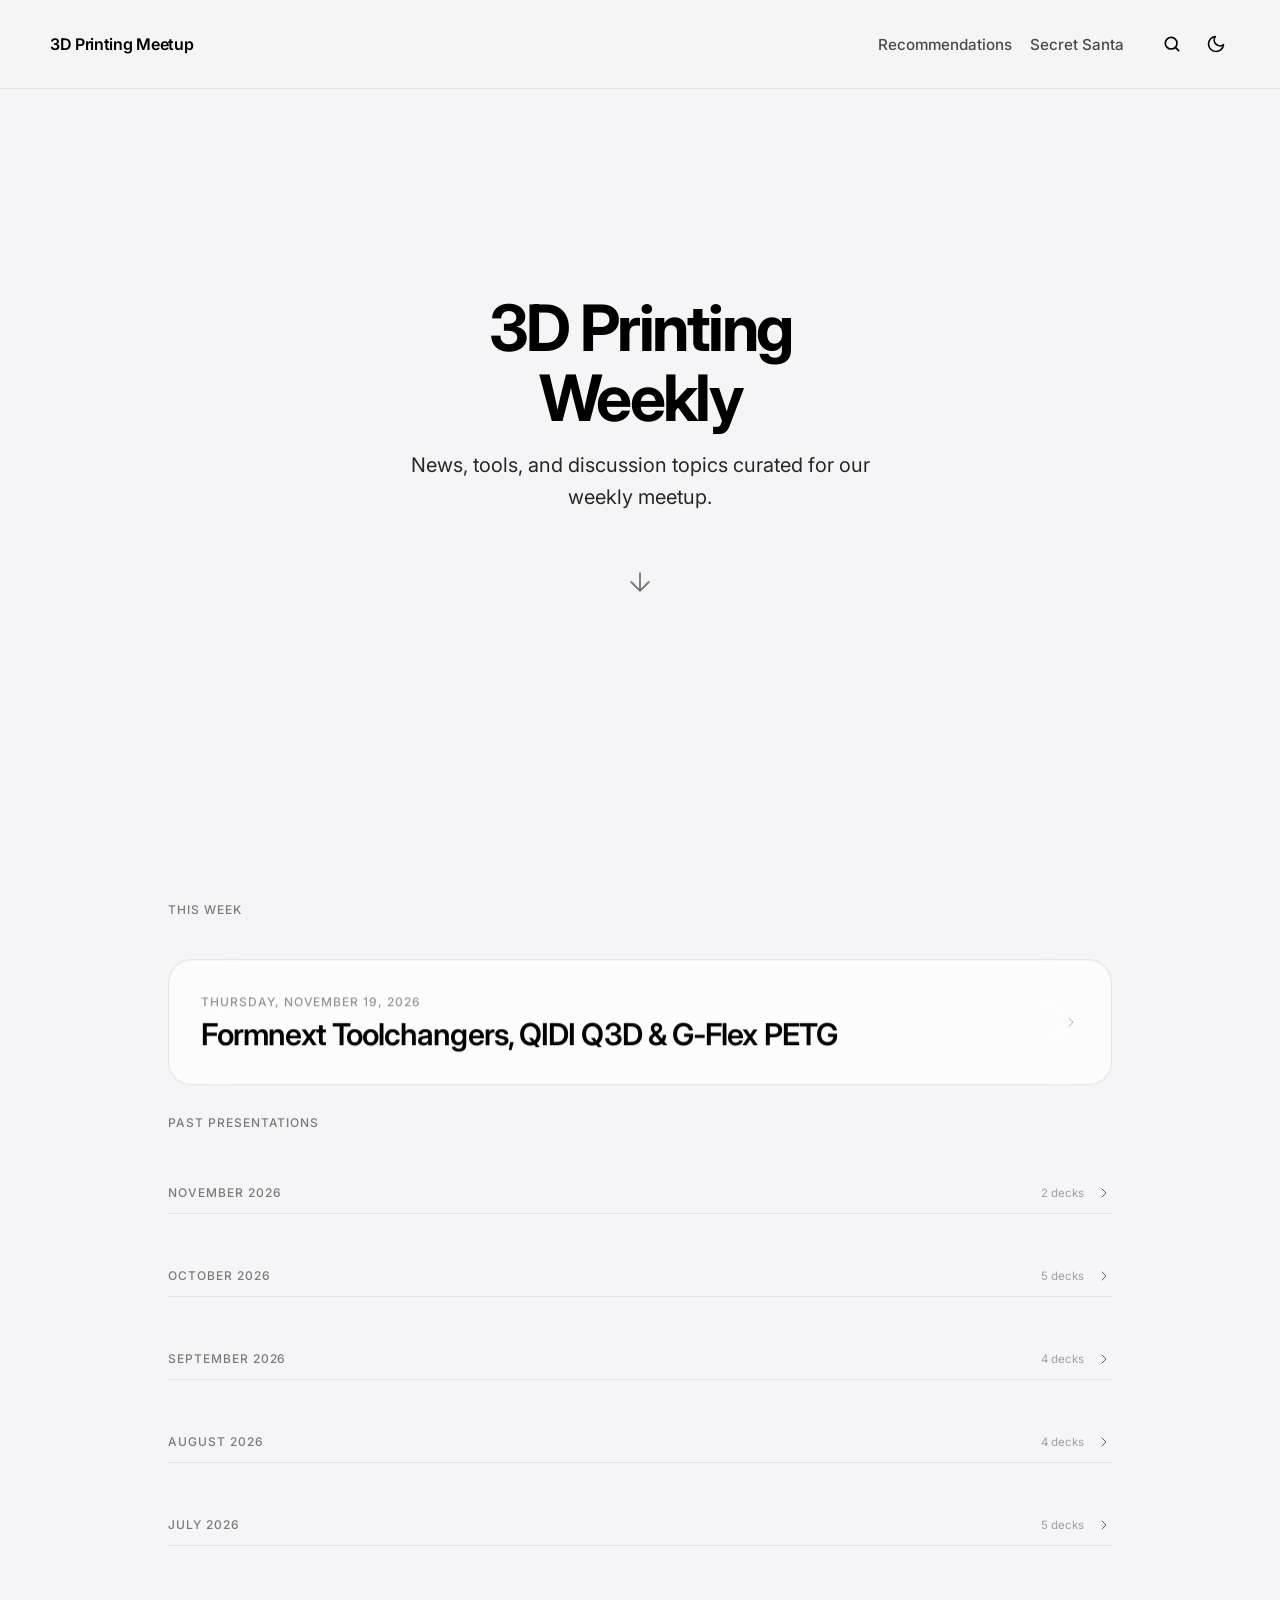
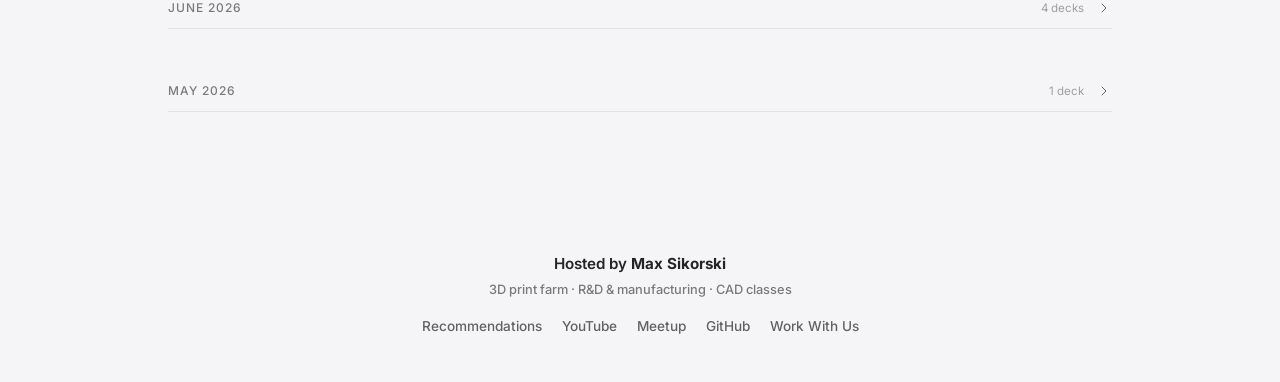
<file: week.html>
<!DOCTYPE html>
<html lang="en">
<head>
    <meta charset="UTF-8">
    <meta name="viewport" content="width=device-width, initial-scale=1.0, viewport-fit=cover">
    <title></title>
    <meta name="description" content="">
    <script src="config.js"></script>
    <script>
        // Pre-paint branding from config.js: title, description, favicons.
        (function (cfg) {
            if (!cfg) return;
            var page = /week\.html$/.test(location.pathname) ? 'week' : 'index';
            document.title = cfg.pageTitles[page];
            var meta = document.querySelector('meta[name="description"]');
            if (meta) meta.content = cfg.metaDescription[page];
            (cfg.favicons || []).forEach(function (icon) {
                var link = document.createElement('link');
                Object.keys(icon).forEach(function (k) { link.setAttribute(k, icon[k]); });
                document.head.appendChild(link);
            });
        })(window.SITE_CONFIG);
    </script>
    <meta name="theme-color" content="#000000">
    <meta name="apple-mobile-web-app-capable" content="yes">
    <meta name="apple-mobile-web-app-status-bar-style" content="black-translucent">
    <link href="https://fonts.googleapis.com/css2?family=Inter:wght@300;400;500;600;700&display=swap" rel="stylesheet">
    <link rel="stylesheet" href="styles.css">
</head>
<body data-theme="dark">

    <!-- Navigation -->
    <nav class="header-nav">
        <a href="index.html" class="logo"></a>
        <div class="nav-right">
            <span id="nav-links"></span>
            <button id="search-toggle" class="theme-toggle search-toggle" aria-label="Search all presentations" title="Search (/)">
                <svg width="20" height="20" viewBox="0 0 24 24" fill="none" stroke="currentColor" stroke-width="2" stroke-linecap="round" stroke-linejoin="round" aria-hidden="true">
                    <circle cx="11" cy="11" r="7"></circle><path d="m20 20-4-4"></path>
                </svg>
            </button>
            <button id="theme-toggle" class="theme-toggle" aria-label="Toggle Theme">
                <svg id="theme-icon" width="20" height="20" viewBox="0 0 24 24" fill="none" stroke="currentColor"
                    stroke-width="2" stroke-linecap="round" stroke-linejoin="round">
                    <path class="sun-path"
                        d="M12 3v1m0 16v1m9-9h-1M4 12H3m15.364 6.364l-.707-.707M6.343 6.343l-.707-.707m12.728 0l-.707.707M6.343 17.657l-.707.707M16 12a4 4 0 11-8 0 4 4 0 018 0z">
                    </path>
                </svg>
            </button>
        </div>
    </nav>

    <!-- Progress Bar -->
    <div class="progress-bar-container">
        <div class="progress-bar" id="progress-bar"></div>
    </div>

    <!-- Loading State -->
    <div id="loading-state" class="loading-state">
        <div class="loading-dot"></div>
        <div class="loading-dot"></div>
        <div class="loading-dot"></div>
    </div>

    <!-- Presentation Container -->
    <div id="presentation" class="presentation-container" style="display: none;"></div>

    <!-- TOC Overlay -->
    <div class="toc-overlay" id="toc-overlay"></div>

    <!-- TOC Sidebar -->
    <div class="toc-sidebar" id="toc-sidebar">
        <button class="toc-close" id="toc-close" aria-label="Close table of contents">&times;</button>
        <p class="toc-title">Topics <span class="toc-week" id="toc-week"></span></p>
        <div id="toc-list"></div>
    </div>

    <!-- QR Code Overlay -->
    <div class="qr-overlay" id="qr-overlay">
        <canvas id="qr-canvas"></canvas>
        <p class="qr-label" id="qr-label">Scan to open</p>
    </div>

    <!-- Slide credit: byline + per-topic contact (Max Sikorski) -->
    <div class="slide-credit" id="slide-credit">
        <span class="slide-credit-byline">Hosted by <strong id="slide-credit-host"></strong></span>
        <span class="slide-credit-sep">·</span>
        <a class="slide-credit-contact" id="slide-credit-contact" href="#" aria-label="Contact Max about this topic" title="Contact Max about this topic">
            <svg width="15" height="15" viewBox="0 0 24 24" fill="none" stroke="currentColor" stroke-width="2" stroke-linecap="round" stroke-linejoin="round">
                <circle cx="12" cy="12" r="10"/>
                <line x1="12" y1="16" x2="12" y2="12"/>
                <line x1="12" y1="8" x2="12.01" y2="8"/>
            </svg>
            <span>Contact&nbsp;Max</span>
        </a>
    </div>

    <!-- Presenter Controls -->
    <div class="presenter-controls" id="presenter-controls" style="display: none;">
        <div class="controls-left">
            <button class="control-btn" id="toc-toggle-btn" aria-label="Table of Contents" title="Table of Contents (T)">
                <svg width="20" height="20" viewBox="0 0 24 24" fill="none" stroke="currentColor" stroke-width="2" stroke-linecap="round" stroke-linejoin="round">
                    <path d="M4 6h16M4 12h16M4 18h16"/>
                </svg>
            </button>
            <button class="control-btn" id="qr-toggle-btn" aria-label="Toggle QR Code" title="QR Code (Q)">
                <svg width="20" height="20" viewBox="0 0 24 24" fill="none" stroke="currentColor" stroke-width="2" stroke-linecap="round" stroke-linejoin="round">
                    <rect x="3" y="3" width="7" height="7" rx="1"/>
                    <rect x="14" y="3" width="7" height="7" rx="1"/>
                    <rect x="3" y="14" width="7" height="7" rx="1"/>
                    <rect x="14" y="14" width="3" height="3"/>
                    <path d="M21 14h-3v3"/>
                    <path d="M18 21v-3h3"/>
                </svg>
            </button>
        </div>
        <div class="controls-center">
            <button class="control-btn nav-btn" id="prev-btn" aria-label="Previous slide" title="Previous (←)">
                <svg width="24" height="24" viewBox="0 0 24 24" fill="none" stroke="currentColor" stroke-width="2" stroke-linecap="round" stroke-linejoin="round">
                    <path d="M15 18l-6-6 6-6"/>
                </svg>
            </button>
            <span class="slide-counter" id="slide-counter">1 / 1</span>
            <button class="control-btn nav-btn" id="next-btn" aria-label="Next slide" title="Next (→)">
                <svg width="24" height="24" viewBox="0 0 24 24" fill="none" stroke="currentColor" stroke-width="2" stroke-linecap="round" stroke-linejoin="round">
                    <path d="M9 18l6-6-6-6"/>
                </svg>
            </button>
        </div>
        <div class="controls-right">
            <button class="timer-display" id="timer-display" title="Click to start/pause, double-click to reset">20:00</button>
        </div>
    </div>

    <!-- Keyboard Hints (shown briefly on first load) -->
    <div class="keyboard-hints" id="keyboard-hints">
        <span class="key-hint"><kbd>←</kbd><kbd>→</kbd> Navigate</span>
        <span class="key-hint"><kbd>Esc</kbd> Overview</span>
        <span class="key-hint"><kbd>T</kbd> Topics</span>
        <span class="key-hint"><kbd>Q</kbd> QR Code</span>
        <span class="key-hint"><kbd>S</kbd> Share</span>
        <span class="key-hint"><kbd>F</kbd> Find</span>
    </div>

    <script src="gsap.min.js"></script>
    <script src="script.js"></script>
    <script src="data.js"></script>
    <script src="presenter.js"></script>
</body>
</html>
</file>
<file: styles.css>
/* ============================================================
   Sikorski Design System — Meetup Presentation
   ============================================================ */

/* === Reset === */
*, *::before, *::after {
    box-sizing: border-box;
    margin: 0;
    padding: 0;
}

/* === Color System === */
:root {
    --theme-black: #000000;
    --theme-dark-gray: #1c1c1e;
    --theme-light-gray: #f5f5f7;
    --theme-white: #ffffff;

    --bg-color: var(--theme-black);
    --text-color: var(--theme-white);
    --card-bg: rgba(28, 28, 30, 0.7);
    --card-border: rgba(255, 255, 255, 0.1);
    --card-hover: rgba(44, 44, 46, 0.8);
    --btn-bg: var(--theme-white);
    --btn-text: var(--theme-black);
    --btn-hover: #e0e0e0;
    --btn-sec-bg: transparent;
    --btn-sec-border: var(--theme-white);
    --btn-sec-text: var(--theme-white);
    --btn-sec-hover: rgba(255, 255, 255, 0.1);
    --divider: rgba(255, 255, 255, 0.08);
    --text-muted: rgba(255, 255, 255, 0.5);
    --glass-bg: rgba(0, 0, 0, 0.72);
}

[data-theme="light"] {
    --bg-color: var(--theme-light-gray);
    --text-color: var(--theme-black);
    --glass-bg: rgba(245, 245, 247, 0.78);
    --card-bg: rgba(255, 255, 255, 0.7);
    --card-border: rgba(0, 0, 0, 0.1);
    --card-hover: rgba(255, 255, 255, 0.9);
    --btn-bg: var(--theme-black);
    --btn-text: var(--theme-white);
    --btn-hover: #333333;
    --btn-sec-bg: transparent;
    --btn-sec-border: var(--theme-black);
    --btn-sec-text: var(--theme-black);
    --btn-sec-hover: rgba(0, 0, 0, 0.05);
    --divider: rgba(0, 0, 0, 0.08);
    --text-muted: rgba(0, 0, 0, 0.5);
}

/* === Base === */
html {
    scroll-behavior: smooth;
}

body {
    font-family: 'Inter', -apple-system, BlinkMacSystemFont, "Segoe UI", Roboto, Helvetica, Arial, sans-serif;
    background-color: var(--bg-color);
    color: var(--text-color);
    -webkit-font-smoothing: antialiased;
    -moz-osx-font-smoothing: grayscale;
    transition: background-color 0.5s ease, color 0.5s ease;
    overflow-x: hidden;
    min-height: 100vh;
}

h1, h2, h3 {
    letter-spacing: -0.04em;
    font-weight: 700;
}

p {
    line-height: 1.6;
    color: inherit;
    opacity: 0.85;
}

a {
    color: inherit;
    text-decoration: none;
}

/* === Navigation === */
.header-nav {
    position: fixed;
    top: 0;
    left: 0;
    width: 100%;
    padding: 30px 50px;
    display: flex;
    justify-content: space-between;
    align-items: center;
    z-index: 100;
    transition: padding 0.3s ease;
    /* Frosted glass (Max, 2026-09-10): slide/page content scrolling underneath stays
       legible behind the bar instead of colliding with the nav text. */
    background: var(--glass-bg);
    backdrop-filter: blur(14px);
    -webkit-backdrop-filter: blur(14px);
    border-bottom: 1px solid var(--divider);
}

.logo {
    color: var(--text-color);
    text-decoration: none;
    font-size: 1rem;
    font-weight: 600;
    letter-spacing: -0.02em;
    transition: color 0.5s ease;
}

.nav-right {
    display: flex;
    align-items: center;
    gap: 16px;
}

.theme-toggle {
    background: none;
    border: none;
    color: var(--text-color);
    cursor: pointer;
    width: 28px;
    height: 28px;
    padding: 0;
    display: flex;
    align-items: center;
    justify-content: center;
    transition: color 0.5s ease;
}

/* === Hero Section === */
.hero-section {
    height: 100vh;
    display: flex;
    flex-direction: column;
    justify-content: center;
    align-items: center;
    text-align: center;
    padding: 0 20px;
    position: relative;
}

.hero-content {
    max-width: 700px;
    width: 100%;
}

.hero-title {
    font-size: clamp(2.5rem, 5vw, 4rem);
    line-height: 1.1;
    margin-bottom: 16px;
    opacity: 0;
    transform: translateY(30px);
}

.hero-subtitle {
    font-size: clamp(1rem, 2vw, 1.25rem);
    max-width: 480px;
    margin: 0 auto 40px;
    opacity: 0;
    transform: translateY(30px);
}

/* Scroll cue — gentle bob + glow pointing down to the presentations */
html {
    scroll-behavior: smooth;
}

.scroll-cue {
    display: inline-flex;
    align-items: center;
    justify-content: center;
    margin-top: 4px;
    padding: 10px;
    color: var(--text-color);
    opacity: 0;
    cursor: pointer;
    animation: scrollCueIn 0.9s ease 1.6s forwards,
               scrollCueBob 2.2s ease-in-out 2.6s infinite;
    transition: opacity 0.25s ease;
}

.scroll-cue svg {
    animation: scrollCueGlow 2.2s ease-in-out 2.6s infinite;
    transition: transform 0.25s ease;
}

.scroll-cue:hover {
    opacity: 1;
}

.scroll-cue:hover svg {
    transform: scale(1.12);
}

@keyframes scrollCueIn {
    from { opacity: 0; }
    to   { opacity: 0.5; }
}

@keyframes scrollCueBob {
    0%, 100% { transform: translateY(0); }
    50%      { transform: translateY(8px); }
}

@keyframes scrollCueGlow {
    0%, 100% { filter: drop-shadow(0 0 2px currentColor); }
    50%      { filter: drop-shadow(0 0 9px currentColor); }
}

@media (prefers-reduced-motion: reduce) {
    html {
        scroll-behavior: auto;
    }
    .scroll-cue {
        opacity: 0.5;
        animation: none;
    }
    .scroll-cue svg {
        animation: none;
        filter: drop-shadow(0 0 5px currentColor);
    }
}

.hero-cta {
    display: flex;
    gap: 12px;
    justify-content: center;
    flex-wrap: wrap;
    opacity: 0;
    transform: translateY(30px);
}

.hero-date {
    font-size: 0.75rem;
    font-weight: 500;
    color: var(--text-muted);
    text-transform: uppercase;
    letter-spacing: 0.08em;
    margin-bottom: 20px;
    opacity: 0;
    transform: translateY(30px);
}

/* === Buttons === */
.btn {
    padding: 14px 28px;
    border-radius: 30px;
    font-family: inherit;
    font-weight: 500;
    font-size: 1rem;
    cursor: pointer;
    transition: all 0.3s ease;
    text-decoration: none;
    display: inline-block;
    -webkit-tap-highlight-color: transparent;
}

.primary-btn {
    background-color: var(--btn-bg);
    color: var(--btn-text);
    border: none;
}

.primary-btn:hover {
    background-color: var(--btn-hover);
}

.primary-btn:active {
    transform: scale(0.97);
}

.secondary-btn {
    background-color: var(--btn-sec-bg);
    color: var(--btn-sec-text);
    border: 1px solid var(--btn-sec-border);
}

.secondary-btn:hover {
    background-color: var(--btn-sec-hover);
}

.secondary-btn:active {
    transform: scale(0.97);
}

/* === Cards (Glassmorphism) === */
.card {
    display: flex;
    align-items: center;
    justify-content: space-between;
    padding: 24px;
    background: var(--card-bg);
    backdrop-filter: blur(30px);
    -webkit-backdrop-filter: blur(30px);
    border: 1px solid var(--card-border);
    border-radius: 20px;
    text-decoration: none;
    color: inherit;
    transition: all 0.3s ease;
}

a.card:hover,
button.card:hover {
    background: var(--card-hover);
    transform: translateY(-2px);
}

a.card:active,
button.card:active {
    transform: translateY(0);
}

.card-info {
    flex: 1;
    min-width: 0;
}

.card-title {
    font-size: 1.05rem;
    font-weight: 600;
    letter-spacing: -0.02em;
    margin-bottom: 6px;
}

.card-desc {
    font-size: 0.85rem;
    font-weight: 400;
    opacity: 0.6;
    line-height: 1.5;
}

.card-arrow {
    flex-shrink: 0;
    margin-left: 16px;
    opacity: 0.3;
    transition: opacity 0.3s ease, transform 0.3s ease;
}

a.card:hover .card-arrow,
button.card:hover .card-arrow {
    opacity: 0.7;
    transform: translateX(3px);
}

/* Card grid for topic overview */
.card-grid {
    display: grid;
    grid-template-columns: repeat(auto-fit, minmax(280px, 1fr));
    gap: 14px;
    margin-bottom: 16px;
}

/* Card stack (vertical list) */
.card-stack {
    display: flex;
    flex-direction: column;
    gap: 14px;
    margin-bottom: 16px;
}

/* === Section Labels & Dividers === */
.section-label {
    font-size: 0.75rem;
    font-weight: 500;
    color: var(--text-muted);
    text-transform: uppercase;
    letter-spacing: 0.08em;
    margin-bottom: 20px;
}

.divider {
    width: 100%;
    height: 1px;
    background: var(--divider);
    margin: 48px 0 32px;
}

/* === Content Section === */
.content-section {
    max-width: 1000px;
    width: 100%;
    margin: 0 auto;
    padding: 0 28px 80px;
}

/* === Footer === */
.footer {
    text-align: center;
    font-size: 0.8rem;
    font-weight: 500;
    padding: 60px 28px 48px;
}

/* Plain footer (no host/tagline/links configured) — the site name at low opacity */
.footer-plain {
    opacity: 0.3;
    padding: 60px 0 40px;
}

.footer-host {
    font-size: 0.95rem;
    font-weight: 600;
    opacity: 0.85;
    margin-bottom: 4px;
}

.footer-host strong {
    font-weight: 700;
}

.footer-tagline {
    font-size: 0.8rem;
    opacity: 0.5;
    margin-bottom: 18px;
}

.footer-links {
    display: flex;
    flex-wrap: wrap;
    gap: 20px;
    justify-content: center;
}

.footer-links a {
    font-size: 0.85rem;
    font-weight: 500;
    color: var(--text-color);
    text-decoration: none;
    opacity: 0.6;
    transition: opacity 0.3s ease;
}

.footer-links a:hover {
    opacity: 1;
}

/* === Back Link === */
.back-link {
    display: inline-block;
    font-size: 0.9rem;
    font-weight: 400;
    opacity: 0.5;
    transition: opacity 0.3s ease;
    margin-bottom: 24px;
    text-decoration: none;
    color: inherit;
}

.back-link:hover {
    opacity: 1;
}

/* ============================================================
   PRESENTATION-SPECIFIC STYLES
   ============================================================ */

/* === Slide System === */
.presentation-container {
    width: 100%;
    height: 100vh;
    overflow: hidden;
    position: relative;
}

.slide {
    position: absolute;
    top: 0;
    left: 0;
    width: 100%;
    height: 100%;
    display: flex;
    flex-direction: column;
    justify-content: flex-start;
    align-items: center;
    /* bottom clears the fixed byline pill at max scroll (Max, 2026-09-10) */
    padding: 120px 40px 150px;
    overflow-y: auto;
    -ms-overflow-style: none;
    scrollbar-width: none;
    opacity: 0;
    visibility: hidden;
    pointer-events: none;
}

.slide::-webkit-scrollbar {
    display: none;
}

.slide.active {
    opacity: 1;
    visibility: visible;
    pointer-events: auto;
}

.slide-content {
    max-width: 1000px;
    width: 100%;
    position: relative;
    margin: auto 0;
}

/* Slide text elements */
.slide-heading {
    font-size: clamp(2rem, 4vw, 3rem);
    line-height: 1.1;
    margin-bottom: 24px;
}

.slide-body {
    font-size: clamp(1rem, 1.5vw, 1.15rem);
    line-height: 1.7;
    opacity: 0.85;
    max-width: 700px;
    margin-bottom: 32px;
}

.slide-bullets {
    list-style: none;
    padding: 0;
    max-width: 700px;
}

.slide-bullets li {
    font-size: clamp(1rem, 1.5vw, 1.15rem);
    line-height: 1.6;
    opacity: 0.85;
    padding: 12px 0;
    border-bottom: 1px solid var(--divider);
    position: relative;
    padding-left: 24px;
}

.slide-bullets li::before {
    content: '';
    position: absolute;
    left: 0;
    top: 50%;
    transform: translateY(-50%);
    width: 6px;
    height: 6px;
    border-radius: 50%;
    background: var(--text-color);
    opacity: 0.3;
}

.slide-bullets li:first-child {
    border-top: 1px solid var(--divider);
}

.slide-link {
    display: inline-flex;
    align-items: center;
    gap: 8px;
    /* 0.85rem = the one size for everything on the slide's bottom line
       (link, Share, like count) — Max, 2026-09-10 */
    font-size: 0.85rem;
    font-weight: 500;
    opacity: 0.7;
    transition: opacity 0.3s ease;
    margin-top: 16px;
}

.slide-link:hover {
    opacity: 1;
}

.slide-link svg {
    transition: transform 0.3s ease;
}

.slide-link:hover svg {
    transform: translateX(3px);
}

.slide-links-row {
    display: flex;
    flex-wrap: wrap;
    gap: 12px;
    margin-top: 8px;
}

/* === Affiliate / "Buy on Amazon" buttons (data from recommendations.js) === */
.slide-affiliate-group {
    display: flex;
    flex-wrap: wrap;
    align-items: center;
    gap: 12px;
    margin-top: 18px;
}

.slide-affiliate {
    display: inline-flex;
    align-items: center;
    gap: 8px;
    padding: 10px 18px;
    font-size: 0.95rem;
    font-weight: 600;
    color: var(--btn-text);
    background: var(--btn-bg);
    border: 1px solid var(--btn-bg);
    border-radius: 999px;
    transition: opacity 0.3s ease, transform 0.3s ease;
}

.slide-affiliate:hover {
    opacity: 0.85;
    transform: translateY(-1px);
}

.slide-affiliate svg {
    flex-shrink: 0;
}

.slide-affiliate-shop {
    color: var(--text-color);
    background: transparent;
    border: 1px solid var(--btn-sec-border);
}

.affiliate-note {
    width: 100%;
    font-size: 0.72rem;
    font-weight: 400;
    opacity: 0.45;
}

/* Topic badge on slides — "Topic 7 — 2 of 2 · <topic title>" so sub-slides still name their topic */
.slide-topic-badge {
    font-size: 0.75rem;
    font-weight: 500;
    color: var(--text-muted);
    text-transform: uppercase;
    letter-spacing: 0.08em;
    margin-bottom: 16px;
}

.slide-topic-badge-title {
    text-transform: none;
    letter-spacing: 0.02em;
}

.slide-topic-badge-title::before {
    content: ' · ';
}

/* === Video Embed === */
.video-container {
    position: relative;
    width: 100%;
    max-width: 800px;
    border-radius: 20px;
    overflow: hidden;
    background: var(--card-bg);
    border: 1px solid var(--card-border);
    margin-bottom: 24px;
}

.video-container::before {
    content: '';
    display: block;
    padding-top: 56.25%; /* 16:9 */
}

.video-container iframe {
    position: absolute;
    top: 0;
    left: 0;
    width: 100%;
    height: 100%;
    border: none;
}

.video-title {
    font-size: 0.85rem;
    font-weight: 400;
    opacity: 0.5;
    margin-top: 12px;
}

/* === Image & Gallery Embed ===
   Height cap (Max, 2026-11-11): a slide image keeps its own aspect ratio but never grows taller than
   40% of the viewport on an image-only slide, or 25% when the slide also has bullets, so a 16:9
   screenshot sits beside two bullets at 1440x900 instead of pushing them into the byline. The frame
   (border, radius) is on the img itself so it hugs a narrower image. */
.slide-image-container {
    width: 100%;
    max-width: 800px;
    margin-bottom: 24px;
}

.slide-image-container img {
    display: block;
    width: auto;
    height: auto;
    max-width: 100%;
    max-height: 40vh;
    border-radius: 20px;
    border: 1px solid var(--card-border);
    background: var(--card-bg);
}

.slide-gallery-container {
    display: grid;
    grid-template-columns: repeat(auto-fit, minmax(240px, 1fr));
    gap: 16px;
    width: 100%;
    max-width: 800px;
    margin-bottom: 24px;
}

.slide-gallery-item {
    border-radius: 16px;
    overflow: hidden;
    border: 1px solid var(--card-border);
    background: var(--card-bg);
}

.slide-gallery-item img {
    width: 100%;
    height: 100%;
    min-height: 200px;
    max-height: 350px;
    display: block;
    object-fit: cover;
}

.slide-content:has(.slide-bullets) .slide-image-container img {
    max-height: 25vh;
}

.slide-content:has(.slide-bullets) .slide-gallery-item img {
    min-height: 0;
    max-height: 25vh;
    object-fit: contain; /* show the whole picture on the card, never crop it to the shorter tile */
}

.slide-image-container img,
.slide-gallery-item img {
    cursor: zoom-in;
}

@media (max-width: 768px) {
    /* Phones (Max, 2026-11-11: images must look great on mobile): full content width, so only a
       tall portrait image needs a cap; galleries go two across instead of stacking, each tile at
       its own aspect ratio rather than a 200px-tall crop. */
    .slide-image-container img,
    .slide-content:has(.slide-bullets) .slide-image-container img {
        max-height: 55vh;
    }

    .slide-gallery-container {
        grid-template-columns: repeat(2, minmax(0, 1fr));
        gap: 10px;
    }

    .slide-gallery-item {
        border-radius: 12px;
        align-self: start;
    }

    .slide-gallery-item img {
        height: auto;
        min-height: 0;
        max-height: 40vh;
    }
}

/* === Image Lightbox (expanded photo view) === */
.image-lightbox {
    position: fixed;
    inset: 0;
    z-index: 2000;
    display: flex;
    align-items: center;
    justify-content: center;
    padding: 5vmin;
    background: rgba(0, 0, 0, 0.55);
    backdrop-filter: blur(8px);
    -webkit-backdrop-filter: blur(8px);
    opacity: 0;
    visibility: hidden;
    pointer-events: none;
    transition: opacity 0.3s ease, visibility 0.3s ease;
    cursor: zoom-out;
}

.image-lightbox.visible {
    opacity: 1;
    visibility: visible;
    pointer-events: auto;
}

.image-lightbox-img {
    max-width: 92vw;
    max-height: 90vh;
    width: auto;
    height: auto;
    border-radius: 16px;
    border: 1px solid var(--card-border);
    box-shadow: 0 24px 80px rgba(0, 0, 0, 0.5);
    object-fit: contain;
    transform: scale(0.92);
    transition: transform 0.35s cubic-bezier(0.16, 1, 0.3, 1);
    cursor: default;
}

.image-lightbox.visible .image-lightbox-img {
    transform: scale(1);
}

@media (prefers-reduced-motion: reduce) {
    .image-lightbox,
    .image-lightbox-img {
        transition: none;
    }
    .image-lightbox-img {
        transform: none;
    }
}

/* === Progress Bar === */
.progress-bar-container {
    position: fixed;
    top: 0;
    left: 0;
    width: 100%;
    height: 3px;
    z-index: 150;
    background: transparent;
}

.progress-bar {
    height: 100%;
    width: 0%;
    background: var(--text-color);
    opacity: 0.25;
    transition: width 0.4s cubic-bezier(0.16, 1, 0.3, 1),
                background-color 0.5s ease,
                opacity 0.5s ease;
}

/* === Presenter Controls === */
.presenter-controls {
    position: fixed;
    bottom: 0;
    left: 0;
    width: 100%;
    padding: 16px 40px;
    display: flex;
    justify-content: space-between;
    align-items: center;
    z-index: 100;
    background: var(--card-bg);
    backdrop-filter: blur(30px);
    -webkit-backdrop-filter: blur(30px);
    border-top: 1px solid var(--card-border);
    transition: transform 0.3s ease;
}

.controls-left,
.controls-center,
.controls-right {
    display: flex;
    align-items: center;
    gap: 12px;
}

.controls-center {
    position: absolute;
    left: 50%;
    transform: translateX(-50%);
}

.control-btn {
    background: none;
    border: none;
    color: var(--text-color);
    cursor: pointer;
    width: 40px;
    height: 40px;
    display: flex;
    align-items: center;
    justify-content: center;
    border-radius: 50%;
    transition: all 0.3s ease;
    opacity: 0.5;
}

.control-btn:hover {
    opacity: 1;
    background: var(--card-hover);
}

.control-btn:active {
    transform: scale(0.93);
}

.control-btn.active {
    opacity: 1;
}

/* Navigation arrows */
.nav-btn {
    width: 44px;
    height: 44px;
    opacity: 0.6;
}

.nav-btn:hover {
    opacity: 1;
}

.nav-btn:disabled {
    opacity: 0.15;
    cursor: default;
    pointer-events: none;
}

/* Slide counter */
.slide-counter {
    font-size: 0.8rem;
    font-weight: 500;
    opacity: 0.5;
    min-width: 60px;
    text-align: center;
    font-variant-numeric: tabular-nums;
}

/* === Slide credit: byline + per-topic contact (Max Sikorski) === */
.slide-credit {
    position: fixed;
    left: 50%;
    transform: translateX(-50%);
    bottom: 84px;
    width: auto;
    max-width: calc(100% - 24px);
    display: flex;
    align-items: center;
    justify-content: center;
    gap: 8px;
    /* Frosted glass pill (Max, 2026-09-10): keeps the byline readable over slide content
       instead of colliding with it. */
    padding: 7px 16px;
    background: var(--glass-bg);
    backdrop-filter: blur(12px);
    -webkit-backdrop-filter: blur(12px);
    border: 1px solid var(--divider);
    border-radius: 999px;
    font-size: 0.72rem;
    font-weight: 500;
    letter-spacing: 0.01em;
    color: var(--text-color);
    opacity: 1; /* full-strength pill, same presence as the glass header (Max, 2026-09-10) */
    z-index: 90;
    pointer-events: none; /* don't block the slide or the controls */
    transition: opacity 0.3s ease;
}

.slide-credit-byline strong {
    font-weight: 700;
}

.slide-credit-sep {
    opacity: 0.4;
}

.slide-credit-contact {
    pointer-events: auto; /* but the contact link is clickable */
    display: inline-flex;
    align-items: center;
    gap: 5px;
    color: inherit;
    text-decoration: none;
    opacity: 0.75;
    cursor: pointer;
    transition: opacity 0.2s ease;
}

.slide-credit-contact:hover {
    opacity: 1;
}

.slide-credit-contact svg {
    display: block;
}

/* === Connect (closing) slide === */
.connect-links {
    display: flex;
    flex-wrap: wrap;
    gap: 12px;
    justify-content: center;
}

.connect-link {
    display: inline-flex;
    align-items: center;
    padding: 12px 22px;
    background: var(--card-bg);
    backdrop-filter: blur(30px);
    -webkit-backdrop-filter: blur(30px);
    border: 1px solid var(--card-border);
    border-radius: 999px;
    color: var(--text-color);
    text-decoration: none;
    font-size: 0.95rem;
    font-weight: 500;
    transition: all 0.3s ease;
}

.connect-link:hover {
    background: var(--card-hover);
    transform: translateY(-2px);
}

/* Timer */
.timer-display {
    font-size: 0.85rem;
    font-weight: 500;
    font-variant-numeric: tabular-nums;
    opacity: 0.5;
    cursor: pointer;
    padding: 6px 12px;
    border-radius: 20px;
    transition: all 0.3s ease;
    user-select: none;
    border: none;
    background: none;
    color: var(--text-color);
}

.timer-display:hover {
    opacity: 0.8;
    background: var(--card-hover);
}

.timer-display.warning {
    opacity: 0.8;
}

.timer-display.critical {
    opacity: 1;
    animation: timerPulse 2s ease-in-out infinite;
}

@keyframes timerPulse {
    0%, 100% { opacity: 1; }
    50% { opacity: 0.4; }
}

/* === TOC Sidebar === */
.toc-overlay {
    position: fixed;
    top: 0;
    left: 0;
    width: 100%;
    height: 100%;
    background: rgba(0, 0, 0, 0.4);
    backdrop-filter: blur(8px);
    -webkit-backdrop-filter: blur(8px);
    z-index: 200;
    opacity: 0;
    visibility: hidden;
    transition: opacity 0.3s ease, visibility 0.3s ease;
}

.toc-overlay.open {
    opacity: 1;
    visibility: visible;
}

.toc-sidebar {
    position: fixed;
    top: 0;
    left: 0;
    width: 340px;
    max-width: 85vw;
    height: 100%;
    background: var(--card-bg);
    backdrop-filter: blur(30px);
    -webkit-backdrop-filter: blur(30px);
    border-right: 1px solid var(--card-border);
    z-index: 201;
    padding: 80px 32px 32px;
    overflow-y: auto;
    transform: translateX(-100%);
    transition: transform 0.4s cubic-bezier(0.16, 1, 0.3, 1);
}

.toc-sidebar.open {
    transform: translateX(0);
}

.toc-title {
    font-size: 0.75rem;
    font-weight: 500;
    color: var(--text-muted);
    text-transform: uppercase;
    letter-spacing: 0.08em;
    margin-bottom: 24px;
}

/* Which deck am I in? (Max, 2026-09-10 — search lands you mid-archive with no week
   reference on the deck itself; the TOC popout carries it.) */
.toc-week {
    opacity: 0.75;
    font-weight: 600;
}

.toc-close {
    position: absolute;
    top: 28px;
    right: 24px;
    background: rgba(128, 128, 128, 0.2);
    border: none;
    color: var(--text-color);
    width: 32px;
    height: 32px;
    border-radius: 50%;
    font-size: 1.2rem;
    cursor: pointer;
    display: flex;
    align-items: center;
    justify-content: center;
    transition: all 0.3s ease;
}

.toc-close:hover {
    background: rgba(128, 128, 128, 0.4);
}

.toc-item {
    display: flex;
    align-items: center;
    gap: 12px;
    padding: 14px 0;
    border-bottom: 1px solid var(--divider);
    cursor: pointer;
    opacity: 0.5;
    transition: opacity 0.3s ease;
    color: inherit;
    text-decoration: none;
    background: none;
    border-left: none;
    border-right: none;
    border-top: none;
    width: 100%;
    text-align: left;
    font-family: inherit;
}

.toc-item:first-child {
    border-top: 1px solid var(--divider);
}

.toc-item:hover {
    opacity: 0.8;
}

.toc-item.active {
    opacity: 1;
}

.toc-item-number {
    font-size: 0.75rem;
    font-weight: 500;
    color: var(--text-muted);
    min-width: 24px;
}

.toc-item-title {
    font-size: 0.95rem;
    font-weight: 500;
}

/* === QR Code Overlay === */
.qr-overlay {
    position: fixed;
    bottom: 90px;
    right: 40px;
    background: var(--card-bg);
    backdrop-filter: blur(30px);
    -webkit-backdrop-filter: blur(30px);
    border: 1px solid var(--card-border);
    border-radius: 20px;
    padding: 20px;
    z-index: 150;
    opacity: 0;
    visibility: hidden;
    transform: translateY(10px);
    transition: all 0.3s ease;
}

.qr-overlay.visible {
    opacity: 1;
    visibility: visible;
    transform: translateY(0);
}

.qr-overlay canvas {
    display: block;
    border-radius: 12px;
}

/* === Share (engine-level) — per-topic share button + share sheet (S) === */
.slide-share-btn {
    display: inline-flex;
    align-items: center;
    gap: 8px;
    margin-top: 18px;
    background: none;
    border: none;
    color: var(--text-color);
    opacity: 0.35;
    cursor: pointer;
    font-family: inherit;
    font-size: 0.85rem;
    font-weight: 500;
    letter-spacing: 0.02em;
    padding: 6px 0;
    transition: opacity 0.3s ease;
}

.slide-share-btn:hover {
    opacity: 0.8;
}

.slide-share-btn:active {
    transform: scale(0.97);
}

/* === Likes (engine-level) — standalone heart, bottom-right of the slide content
   (Max, 2026-09-10: independent of the Share row, a touch bigger).
   Dormant unless a likes adapter is active.
   Sanctioned color exception #2 (Max, 2026-09-10): the LIKED heart fills red. === */
.slide-like-btn {
    position: absolute;
    /* Align with the RIGHT EDGE of the 700px text measure (.slide-body/.slide-bullets),
       not the wider content box — Max, 2026-09-10 ("in line with the text"). Falls back
       to the content edge on narrow screens. */
    right: max(0px, calc(100% - 700px));
    bottom: 0;
    display: inline-flex;
    align-items: center;
    gap: 8px;
    background: none;
    border: none;
    color: var(--text-color);
    opacity: 0.45;
    cursor: pointer;
    font-family: inherit;
    font-size: 0.85rem;
    font-weight: 500;
    letter-spacing: 0.02em;
    padding: 8px 0 8px 8px;
    transition: opacity 0.3s ease;
    --like-red: #ff375f;
}

/* Hearts stay hidden until the adapter hydrates real counts (body gets .likes-live).
   Relay unreachable / offline → the deck renders exactly as if likes didn't exist. */
.slide-like-btn {
    display: none;
}

body.likes-live .slide-like-btn {
    display: inline-flex;
}

.slide-like-btn:hover {
    opacity: 0.85;
}

.slide-like-btn .like-heart {
    fill: transparent;
    transition: fill 0.45s ease, stroke 0.45s ease;
}

.slide-like-btn .like-count {
    min-width: 1ch;
    font-variant-numeric: tabular-nums;
    transition: color 0.45s ease;
}

.slide-like-btn.liked {
    opacity: 0.9;
}

.slide-like-btn.liked .like-heart {
    fill: var(--like-red);
    stroke: var(--like-red);
}

.slide-like-btn.liked .like-count {
    color: var(--like-red);
}

/* The elegant jump on like */
.slide-like-btn.like-pop .like-heart {
    animation: like-pop 0.6s cubic-bezier(0.22, 1.4, 0.36, 1);
}

@keyframes like-pop {
    0%   { transform: scale(1) translateY(0); }
    30%  { transform: scale(1.35) translateY(-7px); }
    55%  { transform: scale(0.92) translateY(1px); }
    75%  { transform: scale(1.08) translateY(-2px); }
    100% { transform: scale(1) translateY(0); }
}

/* Light sparkles radiating from the heart */
.like-sparkle {
    position: absolute;
    left: 18px;
    top: 50%;
    width: 3px;
    height: 3px;
    border-radius: 50%;
    background: var(--like-red);
    pointer-events: none;
    opacity: 0;
    animation: like-sparkle 0.65s ease-out forwards;
}

.like-sparkle-star {
    width: auto;
    height: auto;
    background: none;
    color: var(--like-red);
    font-size: 8px;
    line-height: 1;
}

@keyframes like-sparkle {
    0%   { opacity: 0;   transform: translate(0, 0) scale(0.4); }
    25%  { opacity: 0.9; }
    100% { opacity: 0;   transform: translate(var(--sx), var(--sy)) scale(1); }
}

.share-overlay {
    position: fixed;
    top: 0;
    left: 0;
    width: 100%;
    height: 100%;
    background: rgba(0, 0, 0, 0.4);
    backdrop-filter: blur(8px);
    -webkit-backdrop-filter: blur(8px);
    z-index: 210;
    opacity: 0;
    visibility: hidden;
    transition: opacity 0.3s ease, visibility 0.3s ease;
}

.share-overlay.open {
    opacity: 1;
    visibility: visible;
}

.share-sheet {
    position: fixed;
    left: 50%;
    bottom: 90px;
    transform: translate(-50%, 24px);
    width: min(600px, calc(100vw - 32px));
    background: var(--card-bg);
    backdrop-filter: blur(30px);
    -webkit-backdrop-filter: blur(30px);
    border: 1px solid var(--card-border);
    border-radius: 24px;
    padding: 28px;
    z-index: 211;
    opacity: 0;
    visibility: hidden;
    transition: transform 0.45s cubic-bezier(0.16, 1, 0.3, 1), opacity 0.3s ease, visibility 0.3s ease;
}

.share-sheet.open {
    opacity: 1;
    visibility: visible;
    transform: translate(-50%, 0);
}

.share-close {
    position: absolute;
    z-index: 2; /* the whole circle must sit above the title text beneath it */
    top: 12px;
    right: 12px;
    background: rgba(128, 128, 128, 0.2);
    border: none;
    color: var(--text-color);
    width: 44px;
    height: 44px;
    border-radius: 50%;
    font-size: 1.5rem;
    line-height: 1;
    cursor: pointer;
    display: flex;
    align-items: center;
    justify-content: center;
    transition: all 0.3s ease;
}

.share-close:hover {
    background: rgba(128, 128, 128, 0.4);
}

.share-title {
    font-size: 0.75rem;
    font-weight: 500;
    color: var(--text-muted);
    text-transform: uppercase;
    letter-spacing: 0.08em;
    margin-bottom: 4px;
}

.share-topic-title {
    font-size: 1.05rem;
    font-weight: 600;
    letter-spacing: -0.02em;
    margin-bottom: 20px;
    padding-right: 40px;
}

.share-main {
    display: flex;
    gap: 24px;
    align-items: flex-start;
}

.share-qr {
    flex-shrink: 0;
    text-align: center;
}

.share-qr canvas {
    display: block;
    border-radius: 12px;
}

.share-qr-label {
    font-size: 0.7rem;
    font-weight: 500;
    color: var(--text-muted);
    margin-top: 8px;
}

.share-right {
    flex: 1;
    min-width: 0;
}

.share-link-row {
    display: flex;
    align-items: center;
    gap: 12px;
    border: 1px solid var(--card-border);
    border-radius: 14px;
    padding: 10px 12px 10px 16px;
    margin-bottom: 16px;
}

.share-link-text {
    flex: 1;
    min-width: 0;
    font-family: "SF Mono", Consolas, "Liberation Mono", Menlo, Courier, monospace;
    font-size: 0.78rem;
    color: var(--text-muted);
    white-space: nowrap;
    overflow: hidden;
    text-overflow: ellipsis;
}

.share-copy-btn {
    flex-shrink: 0;
    background: var(--btn-bg);
    color: var(--btn-text);
    border: none;
    border-radius: 30px;
    font-family: inherit;
    font-size: 0.8rem;
    font-weight: 500;
    padding: 8px 16px;
    cursor: pointer;
    transition: all 0.3s ease;
}

.share-copy-btn:hover {
    background: var(--btn-hover);
}

.share-copy-btn:active {
    transform: scale(0.97);
}

.share-targets {
    display: flex;
    flex-wrap: wrap;
    gap: 8px;
}

.share-target {
    background: var(--btn-sec-bg);
    color: var(--btn-sec-text);
    border: 1px solid var(--card-border);
    border-radius: 30px;
    font-family: inherit;
    font-size: 0.8rem;
    font-weight: 500;
    padding: 8px 16px;
    cursor: pointer;
    text-decoration: none;
    transition: all 0.3s ease;
}

.share-target:hover {
    background: var(--btn-sec-hover);
    border-color: var(--btn-sec-border);
}

.share-target:active {
    transform: scale(0.97);
}

@media (max-width: 768px) {
    /* Phones: link, Share and the heart share ONE line (Max, 2026-09-10 round 4) —
       the flow content stops 60px short of the right edge so the heart has its own
       lane on that line instead of overlapping the Share label. */
    .slide-content:has(.slide-like-btn) {
        padding-right: 60px;
    }

    .share-sheet {
        bottom: 78px;
        padding: 22px;
    }

    .share-main {
        flex-direction: column;
        align-items: stretch;
    }

    /* The QR is a projector/in-room affordance — on phones the buttons do the work */
    .share-qr {
        display: none;
    }

    .share-target {
        padding: 12px 18px;
    }
}

.qr-label {
    font-size: 0.7rem;
    font-weight: 500;
    color: var(--text-muted);
    text-transform: uppercase;
    letter-spacing: 0.06em;
    margin-top: 12px;
    text-align: center;
}

/* === Overview Slide Specific === */
.overview-grid {
    display: grid;
    grid-template-columns: repeat(auto-fit, minmax(280px, 1fr));
    gap: 14px;
    width: 100%;
}

.topic-card {
    display: flex;
    align-items: center;
    justify-content: space-between;
    padding: 24px;
    background: var(--card-bg);
    backdrop-filter: blur(30px);
    -webkit-backdrop-filter: blur(30px);
    border: 1px solid var(--card-border);
    border-radius: 20px;
    cursor: pointer;
    transition: all 0.3s ease;
    border-left: none;
    border-right: none;
    border-top: none;
    font-family: inherit;
    color: inherit;
    text-align: left;
    width: 100%;
}

.topic-card:hover {
    background: var(--card-hover);
    transform: translateY(-2px);
}

.topic-card:active {
    transform: translateY(0);
}

.topic-card-info {
    flex: 1;
    min-width: 0;
}

.topic-card-number {
    font-size: 0.7rem;
    font-weight: 500;
    color: var(--text-muted);
    text-transform: uppercase;
    letter-spacing: 0.08em;
    margin-bottom: 6px;
}

.topic-card-title {
    font-size: 1.05rem;
    font-weight: 600;
    letter-spacing: -0.02em;
    margin-bottom: 6px;
}

.topic-card-desc {
    font-size: 0.85rem;
    font-weight: 400;
    opacity: 0.6;
    line-height: 1.5;
}

.topic-card-arrow {
    flex-shrink: 0;
    margin-left: 16px;
    opacity: 0.3;
    transition: opacity 0.3s ease, transform 0.3s ease;
}

.topic-card:hover .topic-card-arrow {
    opacity: 0.7;
    transform: translateX(3px);
}

/* === Keyboard Hints === */
.keyboard-hints {
    position: fixed;
    bottom: 80px;
    left: 50%;
    transform: translateX(-50%);
    display: flex;
    gap: 16px;
    opacity: 0;
    transition: opacity 0.5s ease;
    pointer-events: none;
    z-index: 90;
}

.keyboard-hints.visible {
    opacity: 1;
}

.key-hint {
    display: flex;
    align-items: center;
    gap: 6px;
    font-size: 0.7rem;
    font-weight: 400;
    color: var(--text-muted);
}

.key-hint kbd {
    display: inline-flex;
    align-items: center;
    justify-content: center;
    min-width: 24px;
    height: 24px;
    padding: 0 6px;
    background: var(--card-bg);
    border: 1px solid var(--card-border);
    border-radius: 6px;
    font-family: inherit;
    font-size: 0.65rem;
    font-weight: 500;
    backdrop-filter: blur(10px);
    -webkit-backdrop-filter: blur(10px);
}

/* === Archive Page (index.html) === */
.archive-list {
    display: flex;
    flex-direction: column;
    gap: 14px;
    padding-top: 20px;
}

.archive-card {
    display: flex;
    align-items: center;
    justify-content: space-between;
    padding: 24px;
    background: var(--card-bg);
    backdrop-filter: blur(30px);
    -webkit-backdrop-filter: blur(30px);
    border: 1px solid var(--card-border);
    border-radius: 20px;
    text-decoration: none;
    color: inherit;
    transition: all 0.3s ease;
}

.archive-card:hover {
    background: var(--card-hover);
    transform: translateY(-2px);
}

.archive-card:active {
    transform: translateY(0);
}

.archive-card-info {
    flex: 1;
    min-width: 0;
}

.archive-card-date {
    font-size: 0.7rem;
    font-weight: 500;
    color: var(--text-muted);
    text-transform: uppercase;
    letter-spacing: 0.08em;
    margin-bottom: 6px;
}

.archive-card-title {
    font-size: 1.05rem;
    font-weight: 600;
    letter-spacing: -0.02em;
}

.archive-card-arrow {
    flex-shrink: 0;
    margin-left: 16px;
    opacity: 0.3;
    transition: opacity 0.3s ease, transform 0.3s ease;
}

.archive-card:hover .archive-card-arrow {
    opacity: 0.7;
    transform: translateX(3px);
}

/* === Current ("This Week") featured card === */
.current-section {
    padding-bottom: 28px;
    /* Hero scroll cue lands with "This Week" ~30px clear of the fixed header
       (header is ~89px tall; ~69px under 768px) (Max, 2026-09-23). */
    scroll-margin-top: 120px;
}

@media (max-width: 768px) {
    .current-section {
        scroll-margin-top: 96px;
    }
}

.current-list {
    padding-top: 20px;
}

.current-card {
    position: relative;
    padding: 32px;
    border-radius: 24px;
}

.current-card .archive-card-date {
    font-size: 0.75rem;
}

.current-card .archive-card-title {
    font-size: 1.9rem;
    letter-spacing: -0.03em;
    line-height: 1.15;
}

/* Breathing glow on the This Week card — orange/purple alternating pulse.
   Sanctioned color exception (Max, 2026-08-12), alongside the progress-bar accents. */
.glow-halo {
    position: absolute;
    inset: 0;
    border-radius: 24px;
    pointer-events: none;
    opacity: 0; /* dark by default — the GSAP timeline breathes it in and out */
}

@media (prefers-reduced-motion: reduce) {
    .glow-halo {
        display: none;
    }
}

/* === Empty State === */
.empty-state {
    text-align: center;
    padding: 80px 20px;
    opacity: 0.4;
}

.empty-state-icon {
    font-size: 3rem;
    margin-bottom: 16px;
}

.empty-state-text {
    font-size: 1rem;
    font-weight: 400;
}

/* === Archive: month sections === */
.archive-month {
    margin-top: 28px;
}

.archive-month:first-of-type {
    margin-top: 0;
}

.archive-month-toggle {
    width: 100%;
    display: flex;
    align-items: center;
    gap: 12px;
    padding: 12px 0;
    background: none;
    border: 0;
    border-bottom: 1px solid var(--divider);
    color: var(--text-color);
    font-family: inherit;
    cursor: pointer;
    text-align: left;
    transition: opacity .3s ease;
}

.archive-month-name {
    font-size: 0.75rem;
    font-weight: 500;
    text-transform: uppercase;
    letter-spacing: 0.08em;
    color: var(--text-muted);
}

.archive-month-count {
    font-size: 0.72rem;
    color: var(--text-muted);
    opacity: .7;
    margin-left: auto;
}

.archive-month-chevron {
    transition: transform .3s ease;
    opacity: .6;
}

.archive-month-toggle[aria-expanded="false"] .archive-month-chevron {
    transform: rotate(-90deg);
}

.archive-month-toggle:hover {
    opacity: .8;
}

.archive-month-toggle:focus-visible {
    outline: 1px solid var(--text-muted);
    outline-offset: 4px;
}

.archive-month-cards {
    display: flex;
    flex-direction: column;
    gap: 14px;
    padding-top: 16px;
}

.archive-month-cards[hidden] {
    display: none;
}

.archive-years {
    display: flex;
    gap: 8px;
    flex-wrap: wrap;
    margin-bottom: 20px;
}

.archive-years a {
    padding: 6px 14px;
    border: 1px solid var(--card-border);
    border-radius: 999px;
    font-size: .8rem;
    color: var(--text-color);
    text-decoration: none;
    opacity: .7;
    transition: opacity .3s ease;
}

.archive-years a:hover {
    opacity: 1;
}

@media (prefers-reduced-motion: reduce) {
    .archive-month-chevron {
        transition: none;
    }
}

/* === Search palette (Spotlight-style) === */
.palette-overlay {
    position: fixed;
    inset: 0;
    z-index: 2100;
    background: rgba(0, 0, 0, .4);
    backdrop-filter: blur(8px);
    -webkit-backdrop-filter: blur(8px);
    opacity: 0;
    visibility: hidden;
    pointer-events: none;
    transition: opacity .15s ease, visibility .15s ease;
}

.palette-overlay.open {
    opacity: 1;
    visibility: visible;
    pointer-events: auto;
}

.palette {
    position: fixed;
    top: 14vh;
    left: 50%;
    z-index: 2101;
    width: min(680px, calc(100vw - 32px));
    overflow: hidden;
    background: var(--card-bg);
    border: 1px solid var(--card-border);
    border-radius: 20px;
    backdrop-filter: blur(30px);
    -webkit-backdrop-filter: blur(30px);
    box-shadow: 0 30px 80px rgba(0, 0, 0, .35);
    opacity: 0;
    visibility: hidden;
    pointer-events: none;
    transform: translate(-50%, 0) scale(.98);
    transition: opacity .15s ease, transform .15s ease, visibility .15s ease;
}

.palette.open {
    opacity: 1;
    visibility: visible;
    pointer-events: auto;
    transform: translate(-50%, 0) scale(1);
}

.palette-form {
    display: flex;
    align-items: center;
    gap: 12px;
    padding: 16px 20px;
}

.palette.has-results .palette-form {
    border-bottom: 1px solid var(--divider);
}

.palette-form > svg {
    flex: 0 0 auto;
    color: var(--text-muted);
}

.palette-input {
    flex: 1;
    min-width: 0;
    background: none;
    border: none;
    outline: none;
    color: var(--text-color);
    font: inherit;
    font-size: 1.15rem;
}

.palette-input::placeholder {
    color: var(--text-muted);
}

.palette-kbd {
    display: inline-flex;
    align-items: center;
    justify-content: center;
    min-width: 28px;
    height: 24px;
    padding: 0 6px;
    border: 1px solid var(--card-border);
    border-radius: 6px;
    color: var(--text-muted);
    font-family: inherit;
    font-size: .65rem;
    text-transform: uppercase;
}

.palette-results {
    max-height: min(60vh, 520px);
    overflow-y: auto;
    padding: 8px;
}

/* Deck header in search results — bigger and bolder than the slide hits under it,
   so it's obvious which week's deck a hit lives in (Max, 2026-09-23). */
.palette-group {
    margin-top: 10px;
    padding: 16px 12px 6px;
    border-top: 1px solid var(--divider);
}

.palette-group:first-child {
    margin-top: 0;
    padding-top: 8px;
    border-top: 0;
}

.palette-group-date {
    display: block;
    color: var(--text-color);
    font-size: 1.15rem;
    font-weight: 700;
    letter-spacing: -.01em;
    line-height: 1.3;
}

.palette-group-deck {
    display: block;
    margin-top: 2px;
    color: var(--text-muted);
    font-size: .75rem;
    font-weight: 600;
    letter-spacing: .08em;
    line-height: 1.4;
    text-transform: uppercase;
}

.palette-hit {
    display: block;
    padding: 10px 12px;
    border-radius: 12px;
    color: var(--text-color);
    text-decoration: none;
}

.palette-hit:hover,
.palette-hit.is-active {
    background: var(--card-hover);
}

.palette-hit:focus-visible,
.palette-more:focus-visible {
    outline: 1px solid var(--text-muted);
    outline-offset: -1px;
}

.palette-hit-heading {
    display: block;
    font-size: .95rem;
    font-weight: 600;
    line-height: 1.35;
}

.palette-hit-meta {
    display: block;
    margin-top: 3px;
    color: var(--text-muted);
    font-size: .72rem;
    letter-spacing: .06em;
    line-height: 1.35;
    text-transform: uppercase;
}

.palette-hit-snippet {
    display: -webkit-box;
    margin-top: 3px;
    overflow: hidden;
    color: var(--text-muted);
    font-size: .82rem;
    line-height: 1.45;
    -webkit-box-orient: vertical;
    -webkit-line-clamp: 2;
}

.search-mark {
    background: none;
    color: inherit;
    font-weight: 700;
    text-decoration: underline;
    text-underline-offset: 3px;
}

.palette-more {
    display: block;
    width: 100%;
    padding: 10px 12px;
    background: none;
    border: 0;
    border-radius: 12px;
    color: var(--text-muted);
    font: inherit;
    font-size: .82rem;
    text-align: left;
    cursor: pointer;
}

.palette-more:hover {
    background: var(--card-hover);
    color: var(--text-color);
}

.palette-empty {
    padding: 18px 12px;
    color: var(--text-muted);
    font-size: .85rem;
}

@media (prefers-reduced-motion: reduce) {
    .palette-overlay,
    .palette {
        transition: opacity .15s ease, visibility .15s ease;
    }

    .palette,
    .palette.open {
        transform: translate(-50%, 0);
    }
}

@media (max-width: 768px) {
    .palette {
        top: 8vh;
        width: calc(100vw - 20px);
        border-radius: 16px;
    }

    .palette-kbd {
        display: none;
    }
}

/* === Loading State === */
.loading-state {
    display: flex;
    align-items: center;
    justify-content: center;
    height: 100vh;
    opacity: 0.4;
}

.loading-dot {
    width: 8px;
    height: 8px;
    border-radius: 50%;
    background: var(--text-color);
    margin: 0 4px;
    animation: loadingPulse 1.4s ease-in-out infinite;
}

.loading-dot:nth-child(2) {
    animation-delay: 0.2s;
}

.loading-dot:nth-child(3) {
    animation-delay: 0.4s;
}

@keyframes loadingPulse {
    0%, 80%, 100% {
        opacity: 0.2;
        transform: scale(0.8);
    }
    40% {
        opacity: 1;
        transform: scale(1);
    }
}

/* ============================================================
   RESPONSIVE
   ============================================================ */

@media (max-width: 768px) {
    .header-nav {
        padding: 20px;
    }

    .archive-month-toggle {
        padding: 10px 0;
    }

    .content-section {
        padding: 0 20px 60px;
    }

    .current-card {
        padding: 24px;
    }

    .current-card .archive-card-title {
        font-size: 1.35rem;
    }

    .slide-credit {
        bottom: 74px;
        font-size: 0.66rem;
        gap: 6px;
    }

    .slide {
        /* top clears the two-line glass header on phones (Max, 2026-09-10 — the
           "TOPIC N" badge was sliding under it); bottom clears the byline pill,
           which wraps taller on phones, so the last line scrolls fully clear of it */
        padding: 110px 20px 170px;
    }

    .presenter-controls {
        padding: 12px 20px;
    }

    .overview-grid {
        grid-template-columns: 1fr;
    }

    .toc-sidebar {
        width: 100%;
        max-width: 100vw;
    }

    .qr-overlay {
        right: 20px;
        bottom: 80px;
    }

    .keyboard-hints {
        display: none;
    }

    .controls-center {
        position: static;
        transform: none;
    }

    .slide-heading {
        font-size: clamp(1.8rem, 5vw, 2.5rem);
    }

    .video-container {
        border-radius: 12px;
    }
}

@media (max-width: 380px) {
    .hero-title {
        font-size: 2rem;
    }

    .slide-heading {
        font-size: 1.6rem;
    }
}

/* === Live Dashboard Widget (Phase 1 — live price/height/fee) === */
.live-dashboard {
    margin: 8px 0 24px;
    padding: 28px 32px;
    background: var(--card-bg);
    border: 1px solid var(--card-border);
    border-radius: 16px;
    backdrop-filter: blur(20px);
    -webkit-backdrop-filter: blur(20px);
    display: flex;
    flex-direction: column;
    gap: 20px;
    max-width: 520px;
}

.live-metric {
    display: flex;
    flex-direction: column;
    gap: 4px;
}

.live-label {
    font-size: 0.72rem;
    text-transform: uppercase;
    letter-spacing: 0.08em;
    color: var(--text-muted);
}

.live-metric-primary .live-value {
    font-size: clamp(2.5rem, 6vw, 3.75rem);
    font-weight: 700;
    letter-spacing: -0.04em;
    line-height: 1;
    font-variant-numeric: tabular-nums;
}

.live-metric-row {
    display: flex;
    gap: 40px;
}

.live-value-sm {
    font-size: clamp(1.1rem, 2.5vw, 1.4rem);
    font-weight: 600;
    letter-spacing: -0.02em;
    font-variant-numeric: tabular-nums;
}

.live-status {
    font-size: 0.7rem;
    color: var(--text-muted);
    opacity: 0.7;
}

/* pulse dot in the site's live accent (config.js) */
.live-metric-primary .live-value::after {
    content: '';
    display: inline-block;
    width: 7px;
    height: 7px;
    margin-left: 12px;
    border-radius: 50%;
    background: var(--live-accent, currentColor);
    vertical-align: middle;
    animation: live-pulse 2s ease-in-out infinite;
}

@keyframes live-pulse {
    0%, 100% { opacity: 0.4; box-shadow: 0 0 4px 0 color-mix(in srgb, var(--live-accent, currentColor) 45%, transparent); }
    50%      { opacity: 1;   box-shadow: 0 0 11px 2px color-mix(in srgb, var(--live-accent, currentColor) 90%, transparent); }
}

@media (prefers-reduced-motion: reduce) {
    .live-metric-primary .live-value::after {
        animation: none;
        opacity: 0.95;
        box-shadow: 0 0 7px 1px color-mix(in srgb, var(--live-accent, currentColor) 70%, transparent);
    }
}

/* === Price-range widget (W47): drag a start date, see the change since === */
.price-range {
    max-width: 640px;
    padding: 22px 28px;
    gap: 12px;
}

.price-range .live-metric-primary .live-value {
    font-size: clamp(2rem, 5vw, 3rem);
}

.price-range .live-metric-primary .live-value::after {
    display: none;
}

.price-range-chart {
    display: block;
    width: 100%;
    height: 80px;
}

.price-range-chart path {
    fill: none;
    stroke-linejoin: round;
    stroke-linecap: round;
}

.price-range-chart .pr-line-all {
    stroke: var(--text-muted);
    stroke-width: 1.5;
    opacity: 0.5;
}

.price-range-chart .pr-line-sel {
    stroke: var(--text-color);
    stroke-width: 2.5;
}

.price-range-chart .pr-marker {
    stroke: var(--live-accent, currentColor);
    stroke-width: 2;
}

.price-range-slider {
    width: 100%;
    margin: 0;
    accent-color: var(--live-accent, currentColor);
    cursor: pointer;
}

.price-range-slider:disabled {
    cursor: default;
    opacity: 0.4;
}

@media (max-width: 768px) {
    .price-range {
        padding: 20px;
    }

    .price-range-chart {
        height: 72px;
    }
}

/* === Header nav text link (e.g. Recommendations) === */
.nav-link {
    font-size: 0.95rem;
    font-weight: 500;
    color: var(--text-color);
    opacity: 0.7;
    transition: opacity 0.3s ease;
    margin-right: 18px;
}

.nav-link:hover {
    opacity: 1;
}

/* === Phone nav menu: text links collapse into a hamburger (script.js setupNavMenu) === */
.nav-menu-toggle,
.nav-menu {
    display: none;
}

@media (max-width: 768px) {
    .header-nav .nav-right .nav-link {
        display: none;
    }

    .nav-menu-toggle {
        display: flex;
    }

    .nav-menu:not([hidden]) {
        display: flex;
        flex-direction: column;
        position: absolute;
        top: calc(100% + 8px);
        right: 20px;
        min-width: 210px;
        padding: 8px;
        background: var(--bg-color);
        border: 1px solid var(--card-border);
        box-shadow: 0 12px 32px rgba(0, 0, 0, 0.25);
        border-radius: 16px;
    }

    .nav-menu-link {
        padding: 12px 14px;
        border-radius: 10px;
        font-size: 1rem;
        font-weight: 500;
        color: var(--text-color);
        text-decoration: none;
    }

    .nav-menu-link:hover,
    .nav-menu-link:focus-visible {
        background: var(--card-hover);
    }
}

/* === Recommendations / Shop page === */
.rec-intro {
    padding-bottom: 8px;
}

.rec-title {
    font-size: 2.4rem;
    font-weight: 700;
    letter-spacing: -0.02em;
    margin: 8px 0 10px;
}

.rec-subtitle {
    font-size: 1.05rem;
    opacity: 0.7;
    max-width: 620px;
    margin-bottom: 8px;
}

.rec-disclosure {
    font-size: 0.8rem;
    opacity: 0.45;
    margin-bottom: 28px;
}

.rec-controls {
    display: flex;
    flex-direction: column;
    gap: 16px;
}

.rec-search {
    width: 100%;
    max-width: 520px;
    padding: 12px 18px;
    font-family: inherit;
    font-size: 1rem;
    color: var(--text-color);
    background: var(--card-bg);
    border: 1px solid var(--card-border);
    border-radius: 999px;
    outline: none;
    transition: border-color 0.3s ease;
    backdrop-filter: blur(30px);
    -webkit-backdrop-filter: blur(30px);
}

.rec-search:focus {
    border-color: var(--text-muted);
}

.rec-chips {
    display: flex;
    flex-wrap: wrap;
    gap: 10px;
}

.rec-chip {
    padding: 7px 16px;
    font-family: inherit;
    font-size: 0.9rem;
    font-weight: 500;
    color: var(--text-color);
    background: transparent;
    border: 1px solid var(--card-border);
    border-radius: 999px;
    cursor: pointer;
    transition: background 0.25s ease, border-color 0.25s ease, opacity 0.25s ease;
    opacity: 0.7;
}

.rec-chip:hover {
    opacity: 1;
}

.rec-chip.active {
    color: var(--btn-text);
    background: var(--btn-bg);
    border-color: var(--btn-bg);
    opacity: 1;
}

.rec-group {
    margin-top: 36px;
}

.rec-grid {
    display: grid;
    grid-template-columns: repeat(auto-fill, minmax(280px, 1fr));
    gap: 16px;
    margin-top: 16px;
}

.rec-card {
    display: flex;
    flex-direction: column;
    justify-content: space-between;
    gap: 16px;
    padding: 22px;
    background: var(--card-bg);
    border: 1px solid var(--card-border);
    border-radius: 18px;
    backdrop-filter: blur(30px);
    -webkit-backdrop-filter: blur(30px);
    transition: border-color 0.3s ease, transform 0.3s ease;
}

.rec-card:hover {
    border-color: var(--text-muted);
    transform: translateY(-2px);
}

.rec-card-name {
    font-size: 1.15rem;
    font-weight: 600;
    margin-bottom: 4px;
}

.rec-card-meta {
    font-size: 0.8rem;
    opacity: 0.5;
    margin-bottom: 10px;
}

.rec-card-note {
    font-size: 0.92rem;
    opacity: 0.75;
    line-height: 1.5;
}

.rec-card-actions {
    display: flex;
    flex-wrap: wrap;
    align-items: center;
    gap: 12px;
}

.rec-buy {
    display: inline-flex;
    align-items: center;
    padding: 9px 18px;
    font-size: 0.9rem;
    font-weight: 600;
    color: var(--btn-text);
    background: var(--btn-bg);
    border: 1px solid var(--btn-bg);
    border-radius: 999px;
    transition: opacity 0.3s ease;
}

.rec-buy:hover {
    opacity: 0.85;
}

.rec-brand {
    font-size: 0.85rem;
    font-weight: 500;
    opacity: 0.65;
    transition: opacity 0.3s ease;
}

.rec-brand:hover {
    opacity: 1;
}

.rec-code {
    font-size: 0.8rem;
    font-weight: 600;
    padding: 5px 12px;
    border: 1px dashed var(--card-border);
    border-radius: 8px;
    opacity: 0.8;
}

.rec-soon {
    font-size: 0.82rem;
    opacity: 0.4;
    font-style: italic;
}

.rec-empty {
    margin-top: 40px;
    opacity: 0.5;
}

@media (max-width: 768px) {
    .rec-title {
        font-size: 2rem;
    }
}

/* ============================================================
   Curtain Reveal — opt-in "reveal" slide key (presenter.js)
   Glass curtain over a slide until the button is clicked.
   Shared opt-in feature. Monochrome only.
   ============================================================ */
.slide.reveal-armed {
    overflow: hidden;
}

.slide.reveal-armed .slide-content {
    opacity: 0;
}

.slide-reveal-curtain {
    position: absolute;
    inset: 0;
    z-index: 5;
    overflow: hidden;
}

.slide-reveal-panel {
    position: absolute;
    top: 0;
    bottom: 0;
    width: 50.5%;
    background: var(--card-bg);
    -webkit-backdrop-filter: blur(24px) saturate(140%);
    backdrop-filter: blur(24px) saturate(140%);
    will-change: transform;
}

.slide-reveal-panel-left {
    left: 0;
    border-right: 1px solid var(--card-border);
}

.slide-reveal-panel-right {
    right: 0;
    border-left: 1px solid var(--card-border);
}

.slide-reveal-seam {
    position: absolute;
    top: 0;
    bottom: 0;
    left: 50%;
    width: 1px;
    background: var(--text-color);
    opacity: 0;
    z-index: 6;
    pointer-events: none;
}

.slide-reveal-center {
    position: absolute;
    inset: 0;
    z-index: 7;
    display: flex;
    flex-direction: column;
    align-items: center;
    justify-content: center;
    gap: 28px;
    text-align: center;
    padding: 40px;
}

.slide-reveal-kicker {
    font-size: 0.85rem;
    font-weight: 600;
    letter-spacing: 0.35em;
    text-transform: uppercase;
    color: var(--text-muted);
}

.slide-reveal-btn {
    font: inherit;
    font-size: 1rem;
    font-weight: 600;
    padding: 16px 44px;
    border-radius: 999px;
    border: 1px solid var(--card-border);
    background: var(--btn-bg);
    color: var(--btn-text);
    cursor: pointer;
    transition: transform 0.3s ease, background 0.3s ease;
}

.slide-reveal-btn:hover {
    background: var(--btn-hover);
    transform: scale(1.04);
}

.slide-reveal-btn:active {
    transform: scale(0.98);
}

.slide-reveal-sweep {
    position: absolute;
    inset: 0;
    z-index: 4;
    pointer-events: none;
    background: linear-gradient(105deg, transparent 40%, var(--reveal-sweep, rgba(255, 255, 255, 0.10)) 50%, transparent 60%);
}

[data-theme="light"] .slide-reveal-sweep {
    --reveal-sweep: rgba(0, 0, 0, 0.06);
}

/* Curtain Reveal extra: confetti (2026-07-16). Piece colors are set inline by
   presenter.js — multicolor by Max's explicit exception to the monochrome rule. */
.slide-reveal-confetti {
    position: absolute;
    inset: 0;
    z-index: 8;
    overflow: hidden;
    pointer-events: none;
}

.slide-reveal-confetti-piece {
    position: absolute;
    top: 0;
    left: 0;
    border-radius: 1px;
    will-change: transform;
}
</file>
